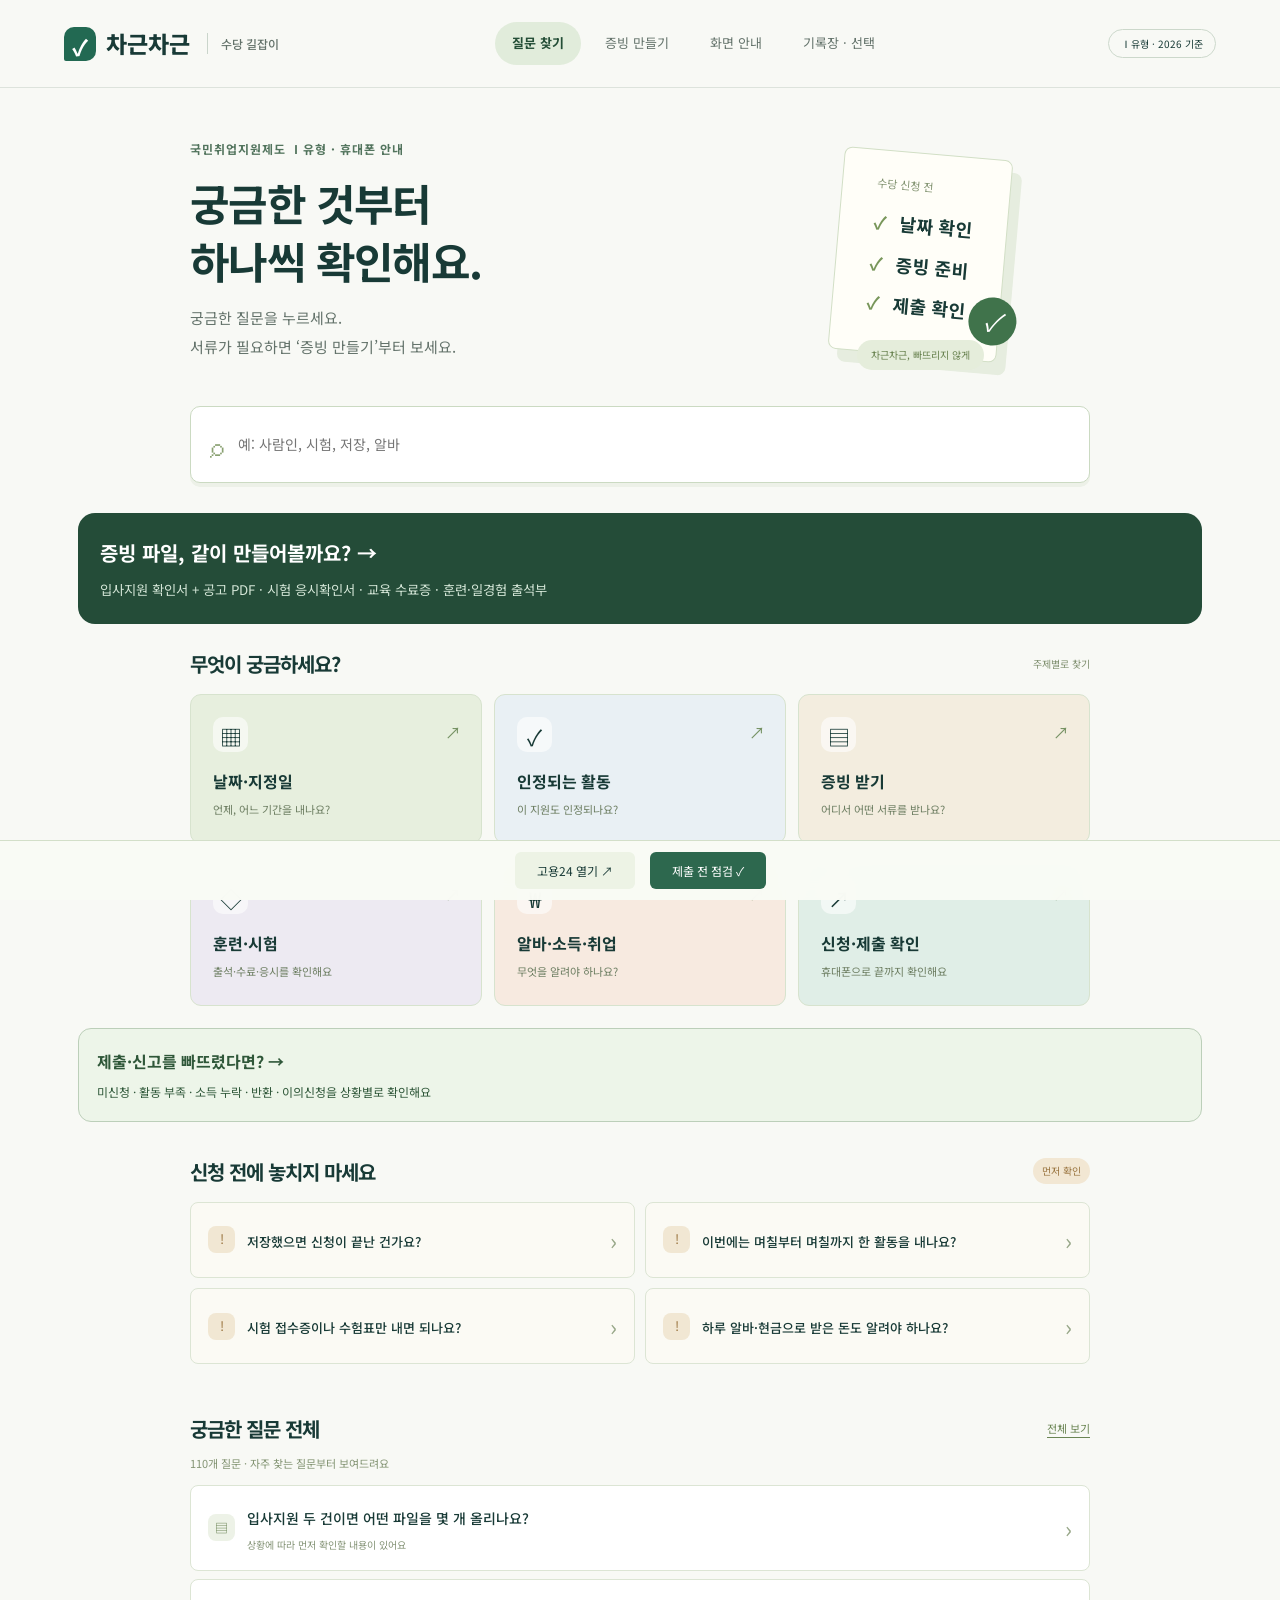
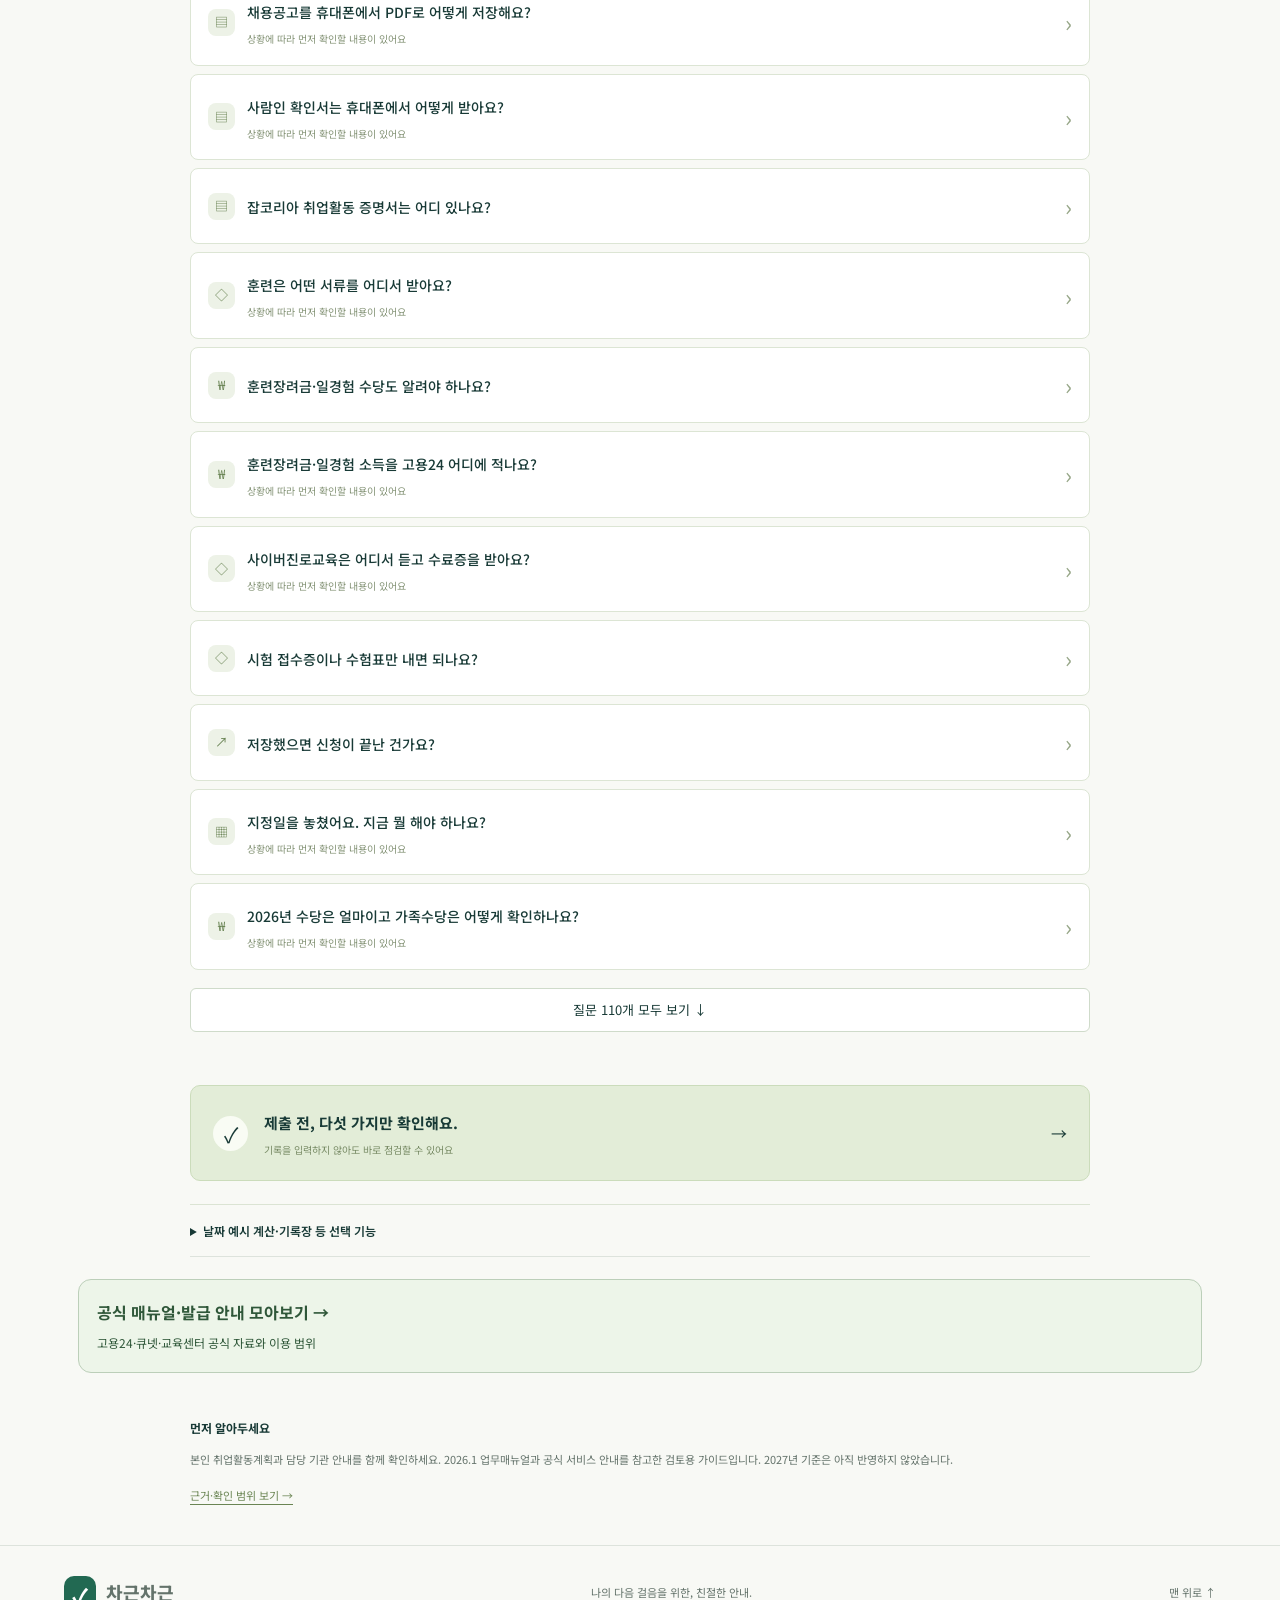
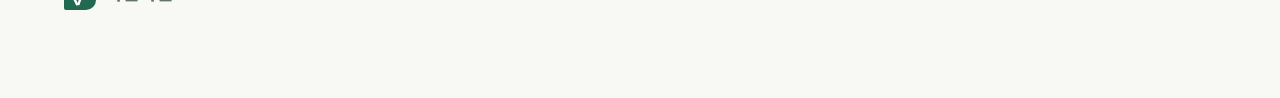
<file: index.html>
<!doctype html>
<html lang="ko"><head><meta charset="UTF-8"><meta name="viewport" content="width=device-width,initial-scale=1"><meta name="description" content="국민취업지원제도 Ⅰ유형 참여자를 위한 일정, 구직활동, 증빙과 수당 제출 안내"><title>차근차근 — 수당 신청 안내</title><link rel="stylesheet" href="style.css"><link rel="stylesheet" href="visual-guide.css"><link rel="stylesheet" href="tracker.css?v=20261112c"><link rel="stylesheet" href="faq.css?v=20261113"><link rel="stylesheet" href="evidence.css?v=20261121a"><link rel="stylesheet" href="mobile.css?v=20261121a"><link rel="stylesheet" href="legal-review.css?v=20261121b"></head>
<body><a class="skip" href="#main">본문으로</a><header><a class="brand" href="#home"><span class="logo">✓</span> 차근차근<span class="brand-sub">수당 신청 안내</span></a><nav><a href="#guide">신청 따라 하기</a><a href="#activities">활동·증빙 찾기</a><a href="#help">도움말</a></nav><span class="edition">2026 기준 · 검토용</span></header>
<main id="main"><section class="hero" id="home"><div><span class="eyebrow">국민취업지원제도 Ⅰ유형 참여자 가이드</span><h1>수당 신청,<br>하나씩 같이 해봐요.</h1><p>내 일정 확인부터 구직활동, 증빙 준비, 최종 제출까지.<br class="desktop"> 지금 필요한 단계에서 시작해도 괜찮아요.</p><a class="primary" href="#guide" id="start">처음부터 따라 하기 <span>↗</span></a><a class="text-link" href="#activities">활동·증빙부터 찾아볼게요 →</a><div class="hero-note">Ⅰ유형 참여 및 취업활동계획 수립을 마친 분의 2회차 신청부터 안내합니다.</div></div><div class="journey"><div class="journey-top"><span>이번 회차, 이렇게 준비해요</span><span class="pill">STEP BY STEP</span></div><div class="journey-item"><b>01</b><div>내 일정과 계획 확인<small>언제까지, 무엇을 해야 하는지</small></div><span>✓</span></div><div class="journey-item"><b>02</b><div>활동하고 증빙 준비<small>지원내역부터 확인서까지</small></div><span>↗</span></div><div class="journey-item"><b>03</b><div>신청하고 완료 확인<small>저장 후 제출까지 확인하기</small></div><span>→</span></div><div class="journey-bottom"><span class="dot"></span> 천천히 따라가면, 빠뜨리지 않을 수 있어요.</div></div></section>
<div class="scope"><strong>먼저 확인해 주세요</strong><span>이곳은 신청을 돕는 안내 페이지입니다. 실제 신청은 고용24에서 진행하며, 본인 취업활동계획과 담당 상담사의 안내를 함께 확인하세요. 공식 PC 안내와 일부 실제 발급 화면을 참고했습니다. 개인별 인정·지급은 담당기관이 확인합니다.</span></div>
<section id="guide" class="guide-section"><div class="section-title"><div><span class="eyebrow">01 / 신청 따라 하기</span><h2>지금 어느 단계에 계세요?</h2></div><span id="stepCount">1 / 6 단계</span></div><div class="guide-layout"><aside><div id="stepNav"></div><div class="aside-note">체크는 이 기기에만 저장됩니다.<br>고용24 신청 상태와 연결되지 않아요.<button id="reset" class="plain">체크 기록 초기화</button></div></aside><article id="stepContent" tabindex="-1"></article></div></section>
<section id="activities"><div class="section-title"><div><span class="eyebrow">02 / 활동과 증빙</span><h2>어떤 활동을 할 예정인가요?</h2><p>활동 방법과 챙길 자료를 함께 확인하세요.</p></div></div><div class="notice">먼저 내 취업활동계획을 확인하세요. 아래 활동이 모든 참여자에게 자동으로 인정되는 것은 아닙니다.</div><label class="search-label"><span>⌕</span><input id="activitySearch" type="search" placeholder="활동이나 사이트 검색 · 예: 사람인, 면접, 훈련" aria-label="활동 검색"></label><div class="filters" id="filters"><button class="active" data-filter="all" aria-pressed="true">전체</button><button data-filter="지원" aria-pressed="false">입사지원</button><button data-filter="면접" aria-pressed="false">면접</button><button data-filter="교육" aria-pressed="false">교육·프로그램</button></div><div class="activity-grid" id="activityGrid"></div></section>
<section id="help"><div class="section-title"><div><span class="eyebrow">03 / 막히는 부분 해결하기</span><h2>이런 경우에는 어떻게 하나요?</h2></div></div><div id="faq"></div></section>
<section class="finish-banner"><div><span class="eyebrow">제출 전, 마지막 확인</span><h2>저장했나요? 제출도 확인했나요?</h2><p>체크리스트를 마쳐도 실제 수당 신청은 완료되지 않습니다.<br>고용24에서 신청 내역과 제출 결과를 꼭 확인하세요.</p></div><a class="primary" href="https://www.work24.go.kr/" target="_blank" rel="noopener noreferrer">고용24 열기 ↗</a></section>
<section id="sources" class="sources"><h2>안내의 근거와 확인 범위</h2><a href="#safety">제출·신고 누락의 영향과 대처 방법 →</a><a href="#safety/sources">법령·매뉴얼 원본과 점검 범위 →</a><p>2026.11.21 보강 · 2026.1 업무매뉴얼과 법령의 관련 조문·부칙을 대조했습니다. 실제 확인한 발급 단계와 미확인 단계, 자료 버전은 실수 예방 안내의 확인 범위에 구분했습니다. 2027년 기준은 반영하지 않았습니다.</p><div><a href="https://www.work24.go.kr/cm/c/d/0180/retrieveSiteEasyDetailHpcm.do?tycd=E6T00&utzeGuidId=GUID000110" target="_blank" rel="noopener noreferrer">고용24 PC 신청 화면 가이드 ↗</a><a href="https://m.work24.go.kr/ua/z/z/1300/selectEmssRqutIntro.do?intro=1" target="_blank" rel="noopener noreferrer">고용24 제도 안내 ↗</a><a href="https://www.law.go.kr/행정규칙/국민취업지원제도운영규정" target="_blank" rel="noopener noreferrer">국민취업지원제도 운영규정 ↗</a></div><p>화면처럼 보이는 설명도는 입력 위치를 이해하기 위한 예시이며 실제 고용24 화면이 아닙니다. 실제 화면 이미지는 공식 가이드에서 확인할 수 있습니다.</p></section></main><footer><a class="brand" href="#home"><span class="logo">✓</span> 차근차근</a><span>나의 다음 걸음을 위한, 친절한 안내.</span><a href="#home">맨 위로 ↑</a></footer><dialog id="activityDialog"><button id="closeDialog" class="close" aria-label="닫기">×</button><div id="dialogBody"></div></dialog><script src="app.js?v=20261113b"></script><script src="visual-guide.js?v=20261121a"></script><script src="tracker-core.js?v=20261112c"></script><script src="tracker.js?v=20261121a"></script><script src="faq-data.js?v=20261121a"></script><script src="evidence.js?v=20261121b"></script><script src="evidence-extra.js?v=20261121a"></script><script src="legal-review.js?v=20261121c"></script><script src="faq.js?v=20261121b"></script></body></html>
</file>
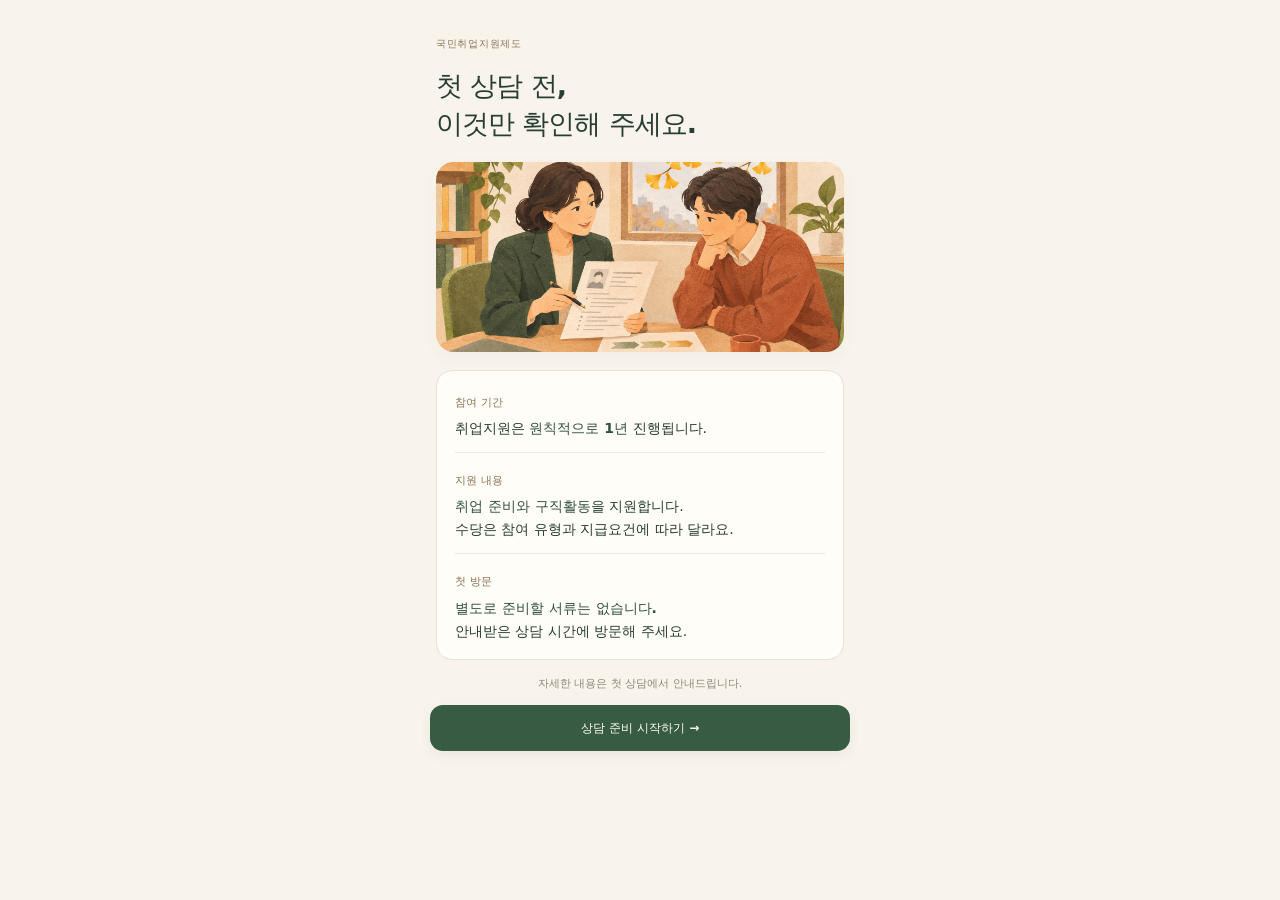
<file: first-counseling/index.html>
<!doctype html>
<html lang="ko"><head><meta charset="utf-8"><meta name="viewport" content="width=device-width,initial-scale=1"><meta name="referrer" content="no-referrer"><meta name="theme-color" content="#245d50"><title>초기상담 전 꼭 확인해 주세요</title><link rel="stylesheet" href="style.css?v=10"></head><body>
<header class="brand"><img src="assets/counseling-autumn.png" width="44" height="44" alt=""><div><span>국민취업지원제도</span><strong>첫 상담 준비</strong></div><span class="brand-leaf" aria-hidden="true">✦</span></header>
<main><section id="welcome" class="welcome" aria-labelledby="welcome-title"><span class="step">국민취업지원제도</span><h2 id="welcome-title" tabindex="-1">첫 상담 전,<br>이것만 확인해 주세요.</h2><div id="appointment-card" class="appointment-card" hidden><span>예약된 초기상담</span><strong id="appointment-datetime"></strong><p id="appointment-counselor"></p><small>일정 변경 시 담당 상담사의 새 안내를 확인해 주세요.</small></div><img class="counseling-hero" src="assets/counseling-autumn.png" width="1536" height="1024" alt="가을빛 상담실에서 이력서와 취업활동계획을 함께 살펴보는 상담사와 참여자" fetchpriority="high"><div class="basics"><div><span>참여 기간</span><p>취업지원은 <strong>원칙적으로 1년</strong> 진행됩니다.</p></div><div><span>지원 내용</span><p><strong>취업 준비와 구직활동</strong>을 지원합니다.<br>수당은 참여 유형과 지급요건에 따라 달라요.</p></div><div><span>첫 방문</span><p><strong>별도로 준비할 서류는 없습니다.</strong><br>안내받은 상담 시간에 방문해 주세요.</p></div></div><p class="welcome-end">자세한 내용은 첫 상담에서 안내드립니다.</p></section><div class="progress"><div class="progress-top"><span>상담 준비 체크</span><span id="count" aria-live="polite">1 / 4 단계</span></div><div class="track"><div class="bar" id="bar"></div></div></div>
<article class="process-page"><span class="step">STEP 01 · 상담 과정</span><h2>상담은 총 3회 진행해요</h2><p class="muted">약 3~5일 간격 · 일정은 상담사와 조율</p><ol class="compact-process"><li><span>1차</span><div><strong>초기상담</strong><p>현재 상황·희망 직무 확인</p></div></li><li><span>2차</span><div><strong>해석상담</strong><p>검사 결과·취업 방향 확인</p></div></li><li><span>3차</span><div><strong>IAP 상담</strong><p>취업활동계획 수립</p></div></li></ol><div class="visit-prep"><h3>방문 전 확인</h3><p class="no-documents">별도로 준비할 서류는 없습니다.</p><div id="preparation-list"></div><div class="contact-actions"></div></div></article><article class="rules-page"><span class="step">STEP 02 · 필수 확인</span><h2>꼭 지켜 주세요</h2><p class="rules-intro">원활한 참여를 위한 필수 사항입니다.</p><ul class="essential-rules"><li><span aria-hidden="true">01</span><div><strong>상담 약속 지키기</strong><p>예약된 날짜와 시간에 방문해 주세요.</p></div></li><li><span aria-hidden="true">02</span><div><strong>담당 상담사에게 직접 연락하기</strong><p>일정 변경·지각·위치 문의는 <b>담당 상담사에게</b> 해 주세요.</p></div></li><li><span aria-hidden="true">03</span><div><strong>현재 상황 정확히 알리기</strong><p>희망 직무와 취업 준비 상황을 알려 주세요.</p></div></li><li><span aria-hidden="true">04</span><div><strong>정한 활동 계획에 참여하기</strong><p>실천이 어려우면 <b>담당자와 상의</b>해 주세요.</p></div></li><li><span aria-hidden="true">05</span><div><strong>안내 확인·변경사항 알리기</strong><p>연락처나 취업 상황이 바뀌면 알려 주세요.</p></div></li></ul><label class="check essential-confirm"><input type="checkbox" id="guide"><span>필수 사항을 읽고 확인했습니다.</span></label></article>
<article><span class="step">STEP 03 · 카카오톡 채널</span><h2>중요한 안내를 받아 주세요</h2><p class="muted">상담 일정과 참여 관련 안내를 받으실 수 있도록 카카오톡 채널을 추가해 주세요.</p><div class="channel-card"><span class="channel-bubble" aria-hidden="true">톡</span><strong>센터 카카오톡 채널</strong><p>상담 일정 · 참여 안내</p><div id="channel-link"></div></div><label class="check"><input type="checkbox" id="channel"><span>카카오톡 채널 추가를 완료했습니다.</span></label><p><small>채널 추가가 어려우시면 담당자에게 말씀해 주세요.</small></p></article>
<article><span class="step">STEP 04 · 센터 오시는 길</span><h2>오시는 길을 확인해 주세요</h2><p>방문 전 위치와 이동 경로를 확인해 주세요.</p><div id="map" class="center-map">센터 위치 연결 준비 중입니다.</div><div class="address-card"><span class="address-label">방문 장소</span><h3 id="center-name">센터 정보 준비 중</h3><p id="address">센터 주소가 등록되면 표시됩니다.</p></div><div class="entrance-card"><span class="floor-badge" aria-hidden="true">2F</span><div><strong>건물 2층으로 올라와 주세요</strong><p>울산광역시 북구 송내4길 14</p></div></div><figure id="entrance-photo" hidden><img id="entrance-image" alt="센터 건물 입구" loading="lazy"><figcaption>건물 입구를 확인한 뒤 2층으로 올라와 주세요.</figcaption></figure><div id="map-links"></div><h3 class="bus-title">버스로 오시나요?</h3><p id="bus-info">아래 길찾기에서 출발지를 입력하고 ‘대중교통’을 선택하면 버스·환승 경로를 확인할 수 있습니다.</p><div class="contact-card"><strong>일정 변경·지각·위치 문의</strong><p>방문이 어렵거나 길을 찾기 어려우시면 <strong>담당 상담사에게 직접 연락</strong>해 주세요.</p><div class="contact-actions"></div></div></article><section id="completion" class="completion" aria-labelledby="completion-title" hidden><div class="completion-mark" aria-hidden="true">✓</div><span class="step">안내 확인 완료</span><h2 id="completion-title" tabindex="-1">상담 준비를 마쳤어요.</h2><p>예약한 시간에 센터에서 뵙겠습니다.</p><div class="completion-details"><div><span>상담 일정</span><strong id="completion-datetime">담당 상담사에게 받은 예약 안내 확인</strong></div><div id="completion-counselor-row" hidden><span>담당 상담사</span><strong id="completion-counselor"></strong></div><div><span>준비 서류</span><strong>별도 준비 서류 없음</strong></div><div><span>방문 장소</span><strong id="completion-address"></strong></div></div><p class="completion-contact">일정 변경·지각·위치 문의는<br><strong>담당 상담사에게 직접 연락</strong>해 주세요.</p><div class="contact-actions"></div><button id="review-location" type="button">오시는 길 다시 보기</button></section><div class="navigation"><button id="prev" type="button" hidden>이전</button><button class="finish" id="next" type="button">상담 준비 시작하기 →</button></div><p class="status" id="status" role="status"></p><p class="draft">확인 내용은 담당자에게 전송되지 않습니다.</p></main><footer>첫 상담에서 만나 뵙겠습니다.</footer>
<script src="config.js?v=9"></script><script src="initial-guide-link.js?v=1"></script><script src="reservation.js?v=1"></script><script src="app.js?v=9"></script></body></html>
</file>
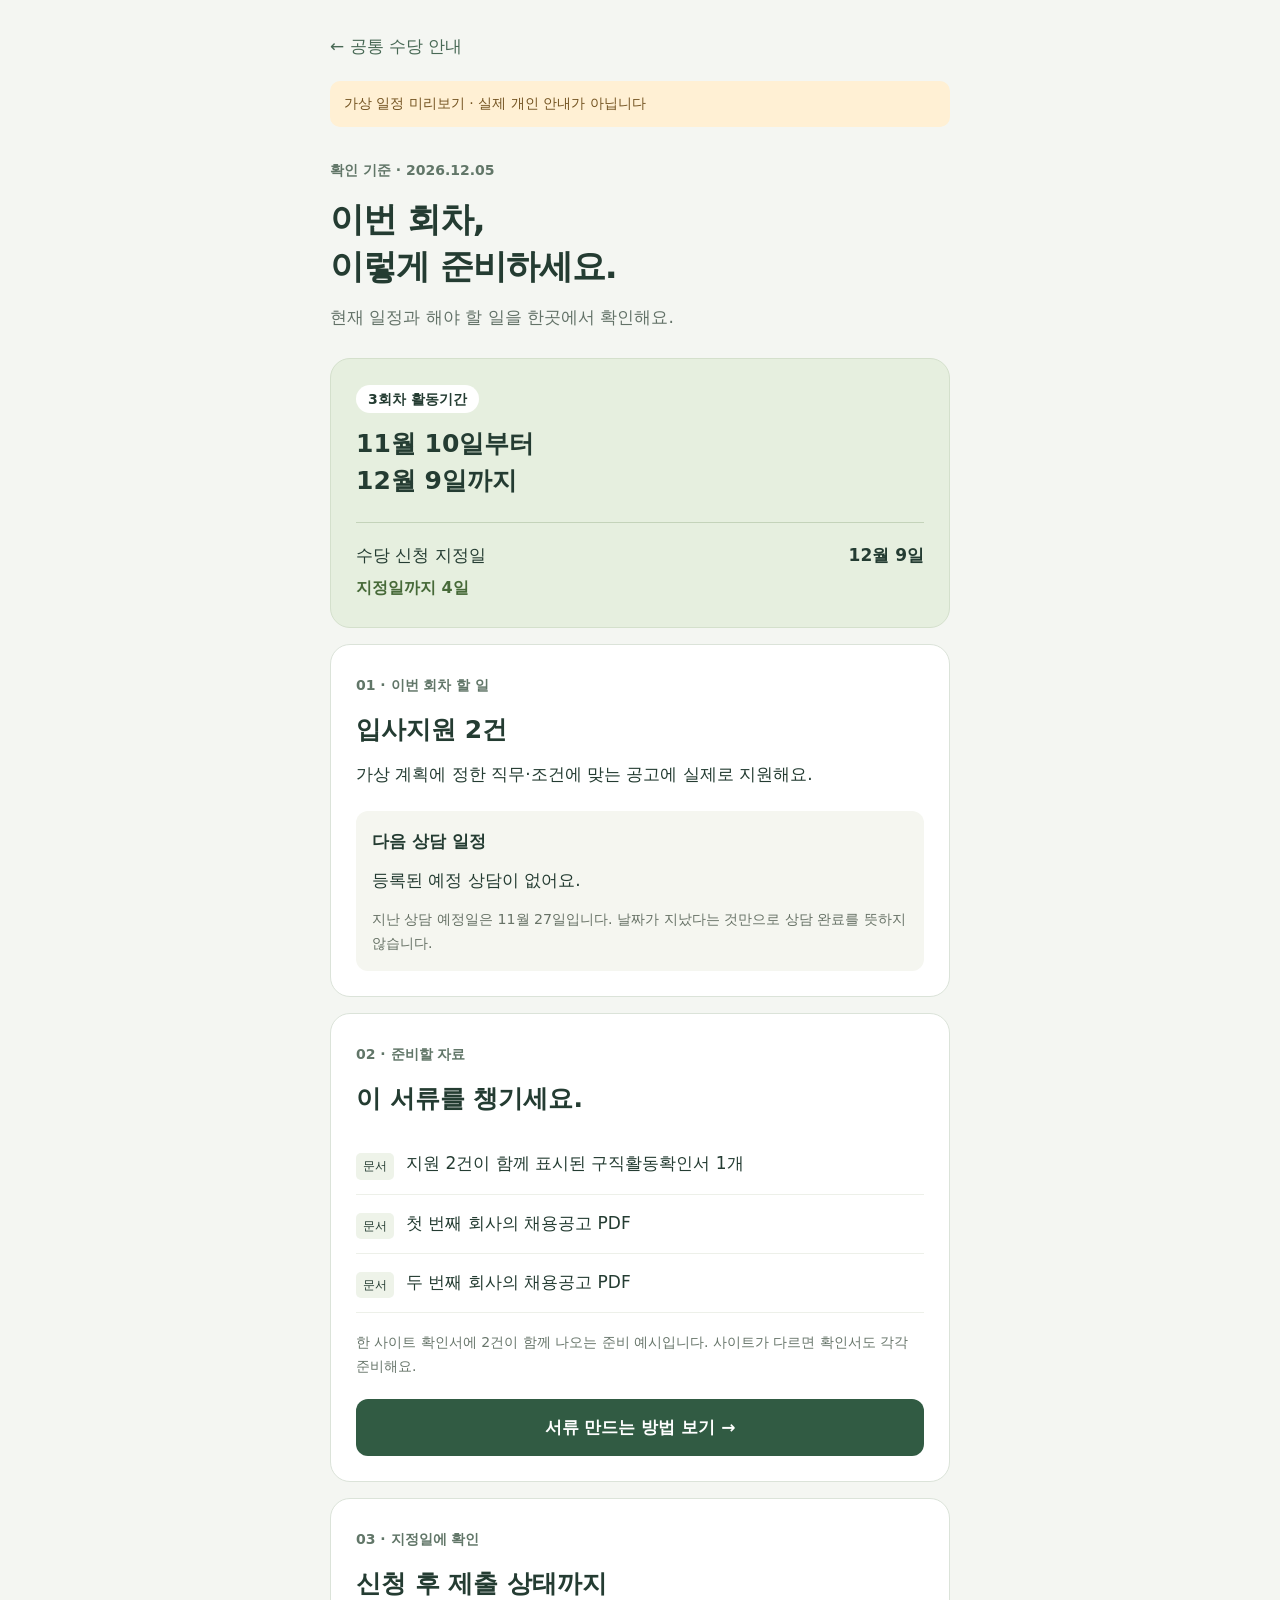
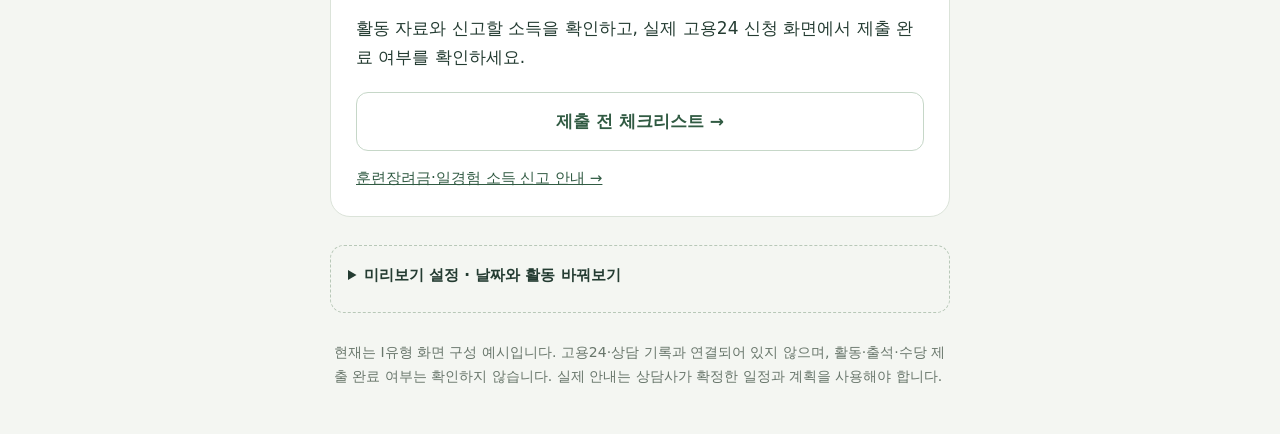
<file: today-demo/index.html>
<!doctype html><html lang="ko"><head><meta charset="utf-8"><meta name="viewport" content="width=device-width,initial-scale=1"><meta name="robots" content="noindex"><title>이번 회차 할 일 — 미리보기</title><link rel="stylesheet" href="style.css"></head><body><main><a class="back" href="../">← 공통 수당 안내</a><div class="sample">가상 일정 미리보기 · 실제 개인 안내가 아닙니다</div><header><span id="today"></span><h1>이번 회차,<br>이렇게 준비하세요.</h1><p>현재 일정과 해야 할 일을 한곳에서 확인해요.</p></header><div id="view" aria-live="polite"></div><details class="settings"><summary>미리보기 설정 · 날짜와 활동 바꿔보기</summary><label>확인할 날짜<input type="date" id="date"></label><button id="reset" type="button">오늘 날짜로 보기</button><label>가상 활동계획<select id="plan"><option value="apply">입사지원 2건</option><option value="training">직업훈련 참여</option></select></label><p>회차와 상담일은 미리 정한 가상 일정입니다. 설정은 저장·전송되지 않습니다.</p></details><footer>현재는 Ⅰ유형 화면 구성 예시입니다. 고용24·상담 기록과 연결되어 있지 않으며, 활동·출석·수당 제출 완료 여부는 확인하지 않습니다. 실제 안내는 상담사가 확정한 일정과 계획을 사용해야 합니다.</footer></main><script src="schedule.js"></script><script src="app.js"></script></body></html>
</file>
<file: style.css>
@import url('https://fonts.googleapis.com/css2?family=Noto+Sans+KR:wght@400;500;600;700;800&display=swap');
:root{--ink:#183a36;--green:#226952;--mint:#d9ebdf;--paper:#f8f9f5;--line:#dde3dc;--muted:#64736b}*{box-sizing:border-box}html{scroll-behavior:smooth;scroll-padding-top:95px}body{margin:0;background:var(--paper);color:var(--ink);font-family:'Noto Sans KR',sans-serif;line-height:1.75;word-break:keep-all}a{color:inherit;text-decoration:none}button,input{font:inherit}button,a,input,summary{touch-action:manipulation}button{cursor:pointer}button:focus-visible,a:focus-visible,input:focus-visible,summary:focus-visible{outline:3px solid #b57635;outline-offset:4px}.skip{position:absolute;top:-100px}.skip:focus{top:0;background:white;z-index:10}header{height:88px;display:flex;align-items:center;justify-content:space-between;gap:24px;padding:0 max(5vw,24px);border-bottom:1px solid var(--line);background:#f8f9f5f5;position:sticky;top:0;z-index:3}.brand{display:flex;align-items:center;gap:10px;font-weight:800;font-size:23px;white-space:nowrap}.logo{background:var(--green);color:white;border-radius:10px 10px 10px 2px;display:inline-grid;place-items:center;width:32px;height:34px;font-size:22px}.brand-sub{font-size:12px;font-weight:500;border-left:1px solid #cad5cb;padding-left:13px;margin-left:7px;color:var(--muted)}nav{display:flex;gap:32px;font-size:14px}.edition,.pill{font-size:11px;border:1px solid #ccd8cb;border-radius:20px;padding:5px 12px;white-space:nowrap}main{max-width:1180px;margin:auto;padding:0 28px}section{padding:62px 0;scroll-margin-top:10px}.hero{display:grid;grid-template-columns:1.15fr 1fr;gap:75px;align-items:center;padding:78px 0 53px}.eyebrow{font-size:12px;font-weight:700;letter-spacing:1px;color:#52745d}h1{font-size:clamp(36px,4.4vw,57px);line-height:1.3;letter-spacing:-2px;margin:20px 0}p{color:var(--muted)}.hero p{font-size:16px;line-height:1.95;margin-bottom:28px}.primary{display:inline-flex;align-items:center;justify-content:space-between;gap:32px;border:0;background:var(--green);color:white;padding:14px 23px;border-radius:7px;font-size:14px;font-weight:600;min-height:48px}.primary:hover{background:#174e3c}.text-link{display:block;font-size:13px;margin-top:18px;text-decoration:underline;text-underline-offset:5px}.hero-note{font-size:11px;color:var(--muted);margin-top:25px}.journey{background:#e8efe4;border:1px solid #d9e3d3;border-radius:18px;padding:28px;transform:rotate(-1deg);position:relative;box-shadow:12px 13px 0 #eef0e9}.journey-top{display:flex;justify-content:space-between;gap:10px;align-items:center;font-size:14px;margin-bottom:22px}.pill{font-size:9px;background:#f6f8ef}.journey-item{display:flex;align-items:center;gap:17px;background:#fbfcf8;border:1px solid #d9e1d3;padding:18px 15px;border-radius:9px;margin:11px 0;font-size:15px;font-weight:600}.journey-item b{display:grid;place-items:center;width:36px;height:36px;border-radius:50%;background:#e3ebdd;font-size:12px}.journey-item small{display:block;font-size:11px;font-weight:400;color:var(--muted);margin-top:3px}.journey-item>span{margin-left:auto}.journey-bottom{font-size:10px;margin-top:20px}.dot{display:inline-block;width:6px;height:6px;background:#458467;border-radius:50%;margin-right:8px}.scope{display:flex;gap:22px;padding:19px 23px;background:#eeefe7;border-radius:7px;font-size:12px;color:#61715e}.scope strong{white-space:nowrap;color:#364f38}.section-title{display:flex;align-items:end;justify-content:space-between;margin-bottom:27px;gap:20px}h2{font-size:29px;letter-spacing:-1px;line-height:1.45;margin:8px 0}h3{font-size:23px;line-height:1.5;margin:12px 0}.section-title p{font-size:14px;margin:6px 0}.section-title>span{font-size:12px;color:var(--muted)}.guide-layout{display:grid;grid-template-columns:240px 1fr;gap:25px}#stepNav{display:grid;gap:7px}.step-tab{border:1px solid transparent;display:flex;gap:12px;align-items:center;width:100%;text-align:left;padding:12px 15px;background:transparent;color:#64736b;border-radius:7px;font-size:14px}.step-tab b{font-size:11px;border:1px solid #cbd6ca;border-radius:50%;width:25px;height:25px;display:grid;place-items:center;flex-shrink:0}.step-tab.active{background:#e2eddf;color:#244c35;border-color:#cbddc7;font-weight:700}.step-tab.done b{background:var(--green);color:white}.aside-note{font-size:11px;color:var(--muted);padding:20px 16px}.plain{display:block;background:none;border:0;padding:9px 0;color:inherit;text-decoration:underline;font-size:11px}article{border:1px solid var(--line);background:white;border-radius:12px;padding:30px;min-height:420px}article .tag,.tag{font-size:10px;color:#567758;background:#eef3e8;display:inline-block;border-radius:4px;padding:3px 8px}article p,article li{font-size:14px}.route{background:#f3f5f0;padding:16px;border-radius:7px;font-size:13px;line-height:2}.route span{color:#97a38e;margin:0 7px}.tip{border-left:3px solid #b5cba5;background:#f5f7f0;padding:12px 16px;font-size:12px;margin:18px 0}.diagram{background:#f6f8f5;border:1px solid var(--line);border-radius:8px;margin:20px 0;padding:18px}.diagram>small{display:block;color:#7d897d;font-size:10px;margin-bottom:12px}.diagram-grid{display:grid;grid-template-columns:repeat(3,1fr);gap:8px}.diagram-grid div{background:white;border:1px solid #d9e2d4;padding:12px;border-radius:5px;font-size:12px}.diagram-grid b{display:block;margin-top:4px;font-size:14px}.check{display:flex;gap:10px;align-items:start;font-size:13px;margin:12px 0;padding:12px;border:1px solid #e2e7de;border-radius:6px}.check input{width:18px;height:18px;accent-color:var(--green);margin-top:3px;flex-shrink:0}.step-footer{display:flex;justify-content:space-between;gap:12px;margin-top:24px;border-top:1px solid var(--line);padding-top:20px}.secondary{background:white;border:1px solid #cfdbca;color:var(--ink);border-radius:6px;padding:10px 17px;font-size:13px;min-height:44px}.step-footer button:disabled{opacity:.4;cursor:default}.source-note{font-size:10px!important;color:#7b887e;margin:17px 0 0}.source-link{font-size:12px;text-decoration:underline;text-underline-offset:4px}details{border-bottom:1px solid var(--line);padding:15px 0}summary{cursor:pointer;font-size:14px;font-weight:600}details p,details li{font-size:13px}details small{font-size:11px;color:var(--muted)}.schedule-section{border-top:1px solid var(--line)}.schedule-grid{display:grid;grid-template-columns:1fr 1fr;gap:28px}form{background:#eef2e9;padding:25px;border-radius:10px}form label{display:block;margin:0 0 15px;font-size:12px;font-weight:600}input[type=date]{display:block;width:100%;margin-top:7px;padding:10px 12px;border:1px solid #cdd8c8;border-radius:5px;background:white;color:var(--ink);min-width:0}.caption{font-size:10px;margin:12px 0 0}.calendar-panel{background:white;border:1px solid var(--line);border-radius:10px;padding:24px}#calendarTitle{font-weight:700;font-size:14px}#calendar{margin-top:14px}.empty-calendar{text-align:center;padding:30px 0}.empty-calendar>span{font-size:45px;color:#8baf88}.empty-calendar p{font-size:13px}#scheduleResult{font-size:12px}.week,.days{display:grid;grid-template-columns:repeat(7,1fr);text-align:center;font-size:11px}.week{color:var(--muted);margin-bottom:8px}.day{padding:6px 2px;min-height:31px}.day.in-range{background:#e5efdf}.day.is-due{background:var(--green);color:white;border-radius:5px;font-weight:700}.legend{display:flex;gap:18px;font-size:10px}.legend i{display:inline-block;width:9px;height:9px;border-radius:2px;margin-right:5px}.range-dot{background:#dcead5}.due-dot{background:var(--green)}.notice{font-size:12px;padding:14px 18px;background:#eef2e8;border-radius:6px;margin-bottom:22px}.search-label{display:flex;align-items:center;gap:10px;border:1px solid #d4ded0;background:white;padding:10px 17px;border-radius:7px;max-width:520px}.search-label span{font-size:24px}.search-label input{width:100%;border:0;outline:none;font-size:13px;background:transparent;min-width:0}.filters{display:flex;gap:8px;margin:18px 0}.filters button{border:1px solid #d7dfd1;background:transparent;border-radius:30px;padding:7px 17px;font-size:12px;color:var(--muted)}.filters button.active{background:var(--green);color:white;border-color:var(--green)}.activity-grid{display:grid;grid-template-columns:repeat(3,1fr);gap:15px}.activity-card{border:1px solid #dbe3d7;background:white;border-radius:10px;padding:23px;text-align:left;color:var(--ink);transition:transform .15s}.activity-card:hover{transform:translateY(-3px);border-color:#8fab85}.activity-icon{display:grid;place-items:center;background:#eff3e8;width:39px;height:39px;border-radius:10px;font-size:19px;margin-bottom:17px}.activity-card h3{font-size:17px;margin:10px 0 7px}.activity-card p{font-size:12px;min-height:44px;margin:0}.card-bottom{margin-top:18px;display:flex;justify-content:space-between;font-size:11px;color:var(--green)}.finish-banner{background:#e3ecdc;border-radius:14px;display:flex;justify-content:space-between;align-items:center;gap:30px;padding:35px;margin:25px 0 50px}.finish-banner h2{font-size:25px}.finish-banner p{font-size:12px}.finish-banner .primary{white-space:nowrap}.sources{padding:0 0 35px}.sources h2{font-size:15px}.sources p{font-size:11px}.sources>div{display:flex;flex-wrap:wrap;gap:15px;font-size:11px;text-decoration:underline}footer{display:flex;align-items:center;justify-content:space-between;gap:20px;border-top:1px solid var(--line);padding:30px max(5vw,24px);font-size:11px;color:var(--muted)}footer .brand{font-size:18px}dialog{border:1px solid #d0dbcb;border-radius:14px;padding:32px;max-width:650px;width:calc(100% - 32px);max-height:85vh;color:var(--ink);background:var(--paper)}dialog::backdrop{background:#173a3670;backdrop-filter:blur(3px)}.close{position:absolute;right:15px;top:8px;background:none;border:0;font-size:29px;color:var(--ink);width:40px;height:40px}dialog h2{font-size:25px;padding-right:25px}dialog h3{font-size:16px;margin-top:24px}dialog p,dialog li{font-size:13px}dialog ol{padding-left:22px}dialog li{margin:9px 0}@media(max-width:850px){nav{gap:15px}.brand-sub{display:none}.hero{gap:30px}.journey{padding:20px}.journey-top{flex-wrap:wrap}.guide-layout{grid-template-columns:190px 1fr}.activity-grid{grid-template-columns:repeat(2,1fr)}}@media(max-width:600px){header{height:69px;padding:0 18px}.brand{font-size:19px}.logo{width:28px;height:29px;font-size:19px}nav{display:none}.edition{font-size:9px}main{padding:0 19px}section{padding:42px 0}.hero{grid-template-columns:1fr;padding:40px 0;gap:34px}.hero h1{font-size:39px}.hero p{font-size:14px}.hero-note{font-size:10px}.journey{transform:none;box-shadow:6px 6px 0 #eef0e9}.scope{display:block;padding:17px}.scope strong{display:block;margin-bottom:5px}.scope span{font-size:11px}h2{font-size:24px}.section-title{align-items:start}.section-title>span{white-space:nowrap;padding-top:28px}.guide-layout{grid-template-columns:1fr;gap:12px}#stepNav{display:flex;overflow-x:auto;gap:5px;padding-bottom:5px}.step-tab{width:auto;white-space:nowrap;padding:9px 10px;font-size:11px;gap:7px}.step-tab b{width:22px;height:22px}.aside-note{display:none}article{padding:21px}article h3{font-size:21px}.diagram{padding:12px}.diagram-grid{gap:4px}.diagram-grid div{padding:8px;font-size:10px}.diagram-grid b{font-size:11px}.schedule-grid{grid-template-columns:1fr}.activity-grid{grid-template-columns:1fr 1fr;gap:10px}.activity-card{padding:17px}.activity-card h3{font-size:15px}.activity-card p{font-size:11px;min-height:58px}.filters{gap:5px;flex-wrap:wrap}.filters button{padding:7px 13px}.finish-banner{display:block;padding:25px}.finish-banner .primary{margin-top:12px}.finish-banner h2{font-size:23px}footer{padding:25px 19px;flex-wrap:wrap}footer>span{display:none}.desktop{display:none}dialog{padding:24px}.route{font-size:12px}}@media(prefers-reduced-motion:reduce){html{scroll-behavior:auto}*{transition:none!important}}@media print{header,nav,.filters,footer,.step-footer{display:none}body{background:white}article{border:0}.guide-layout{display:block}aside{display:none}section{break-inside:avoid}dialog{display:none}}
</file>
<file: visual-guide.css>
.guide-section[hidden]{display:none}.hero-screen{width:100%;border-radius:10px;display:block}.visual-route-list{display:grid;grid-template-columns:repeat(4,1fr);gap:12px;margin-bottom:30px}.route-choice{position:relative;background:white;border:1px solid #d8e2d2;padding:19px 17px;border-radius:10px;color:var(--ink);text-align:left;min-height:155px}.route-choice.selected{background:#e3eedc;border:2px solid #67905b;padding:18px 16px}.choice-icon{display:grid;place-items:center;font-size:22px;border-radius:9px;background:#eff3e8;width:39px;height:39px;margin-bottom:12px}.route-choice b{display:block;font-size:15px}.route-choice small{display:block;color:var(--muted);font-size:10px;margin-top:5px}.choice-arrow{position:absolute;right:17px;top:25px}.visual-player{background:white;border:1px solid #cfddc8;border-radius:14px;overflow:hidden;scroll-margin-top:100px}.player-top{padding:17px 27px;display:flex;justify-content:space-between;background:#edf3e7;font-size:13px;font-weight:600}.visual-progress{height:4px;background:#e5eadf}.visual-progress span{display:block;height:100%;background:#4e8453;transition:width .2s}.player-body{padding:30px 35px}.player-body h3{font-size:28px;margin:12px 0}.action-caption{font-size:16px;margin:0 0 23px}.official-figure{margin:0;border:1px solid #dce3d8;border-radius:10px;overflow:hidden;background:#f6f7fa}.image-zoom{padding:0;border:0;background:transparent;display:block;width:100%;cursor:zoom-in}.image-zoom img{width:100%;display:block}.official-figure figcaption{font-size:11px;color:var(--muted);background:#f8faf5;padding:10px 16px}.player-controls{display:flex;justify-content:space-between;align-items:center;gap:12px;padding:19px 35px;border-top:1px solid #e0e7da;background:#fbfcf8}.player-controls button:disabled{opacity:.35;cursor:default}.player-bottom{font-size:10px;text-align:center;padding:0 20px;margin:8px 0 12px}.visual-success{display:flex;align-items:start;gap:10px;margin:16px 0 5px;padding:13px 17px;background:#ecf5e5;color:#355e2f;font-size:13px;border-radius:7px}.visual-note{margin:12px 0}.visual-note summary{font-size:12px;font-weight:500}.visual-note p{font-size:12px}.menu-figure{padding:22px 25px;background:#f3f6ee;border-radius:10px}.figure-label{display:block;color:#75856c;font-size:10px;margin-bottom:19px}.menu-node{display:flex;align-items:center;gap:14px;background:white;border:1px solid #ccdcc2;padding:14px 17px;border-radius:7px;font-size:16px;font-weight:600}.menu-node b{display:grid;place-items:center;flex-shrink:0;width:26px;height:26px;background:#ddecce;border-radius:50%;font-size:12px}.menu-node:last-child{border:2px solid #6b9357;background:#f9fff3}.menu-down{text-align:center;color:#6d8f5f;font-size:20px;line-height:1.4}.document-figure{background:#ecefe8;padding:20px 28px;border-radius:10px}.sample-sheet{max-width:580px;margin:auto;background:white;border:1px solid #cfd7c8;box-shadow:5px 6px 0 #dfe5d8;padding:25px;position:relative;overflow:hidden}.sample-sheet h4{text-align:center;font-size:21px;margin:0 0 23px}.sample-field{position:relative;display:grid;grid-template-columns:25px 100px 1fr;align-items:center;gap:10px;border-bottom:1px solid #dfe6da;padding:14px 0;font-size:13px}.field-number{display:grid;place-items:center;width:22px;height:22px;border-radius:50%;background:#e5efd9;color:#52743e;font-size:10px}.sample-sheet>p{font-size:10px;text-align:center;margin:20px 0 0}.watermark{position:absolute;top:40%;left:25%;font-size:100px;transform:rotate(-20deg);color:#f0f3eb;pointer-events:none;font-weight:800}.sample-sheet>*:not(.watermark){position:relative}.concept-figure{display:grid;grid-template-columns:repeat(3,1fr);gap:14px;background:#f1f5eb;border-radius:10px;padding:25px}.concept-tile{background:white;border:1px solid #d8e3cf;border-radius:9px;padding:20px 15px}.concept-tile>span{display:block;font-size:12px;color:#90a37e;margin-bottom:25px}.concept-tile b{font-size:18px;display:block}.concept-tile p{font-size:13px}.branch-choices{display:grid;gap:13px}.branch-choices button{position:relative;background:#f0f5e9;border:1px solid #c9dbbe;padding:22px;text-align:left;color:var(--ink);border-radius:9px}.branch-choices span{font-size:17px;font-weight:700;display:block;padding-right:20px}.branch-choices small{display:block;color:var(--muted);font-size:12px;margin-top:5px}.branch-choices b{position:absolute;right:20px;top:30px}.request-box{border:1px solid #d3dfcb;border-radius:8px;padding:20px;margin:20px 0;background:#f8faf4}.request-box>b{font-size:13px}.request-box p{font-size:13px;user-select:text}.request-box button{font-size:12px}.request-box>span{display:block;font-size:11px;margin-top:8px}.external-action{margin:16px 0 0 18px}.visual-checks{display:grid;gap:11px}.visual-checks label{display:flex;gap:12px;align-items:center;padding:17px;background:#f2f6ed;border-radius:7px;font-size:14px}.visual-checks input{accent-color:var(--green);width:20px;height:20px;flex-shrink:0}.recognition-grid{display:grid;grid-template-columns:1fr 1fr;gap:20px}.recognition-box{background:white;border:1px solid #d2dec9;border-radius:10px;padding:25px}.recognition-box h3{font-size:19px;margin:0 0 20px}.recognition-box div{font-size:14px;border-top:1px solid #e2e8dc;padding:13px 0}.recognition-box.yes{background:#eaf3e2}.recognition-box.no{background:#faf1e9;border-color:#ead3c0}.recognition-box.no h3{color:#8b593b}#imageDialog{width:calc(100% - 30px);max-width:1500px;padding:40px 12px 15px;background:#f6f7fa}#imageDialog>p{font-size:12px;margin:0 12px 12px}.zoom-scroll{overflow:auto;max-height:75vh}.zoom-scroll img{display:block;width:1600px;max-width:none}#visual h2{font-size:30px}@media(max-width:850px){.visual-route-list{grid-template-columns:repeat(3,1fr)}.player-body{padding:25px}.player-controls{padding:18px 25px}.sample-field{grid-template-columns:25px 85px 1fr}}@media(max-width:600px){.visual-route-list{grid-template-columns:repeat(2,1fr);gap:9px}.route-choice{padding:16px;min-height:145px}.route-choice.selected{padding:15px}.route-choice b{font-size:14px}.route-choice small{font-size:10px}.choice-arrow{right:15px}.player-body{padding:20px 15px}.player-body h3{font-size:23px;line-height:1.45}.action-caption{font-size:14px}.player-top{padding:14px 17px;font-size:12px}.player-controls{padding:16px}.image-zoom{overflow:hidden}.image-zoom img{width:100%;max-width:100%;margin-left:0}.official-figure figcaption{font-size:10px;padding:10px}.menu-figure{padding:18px 13px}.menu-node{font-size:14px;padding:12px}.concept-figure{padding:14px;gap:7px}.concept-tile{padding:13px 9px}.concept-tile>span{margin-bottom:16px}.concept-tile b{font-size:14px}.concept-tile p{font-size:11px}.document-figure{padding:15px 10px}.sample-sheet{padding:18px 12px}.sample-sheet h4{font-size:17px}.sample-field{font-size:11px;gap:5px;grid-template-columns:22px 65px 1fr}.recognition-grid{grid-template-columns:1fr;gap:12px}.recognition-box{padding:22px}.recognition-box div{font-size:13px}.branch-choices button{padding:18px}.branch-choices span{font-size:15px}.external-action{display:flex;margin:15px 0 0}.hero .journey{padding:15px}#visual h2{font-size:25px}.visual-success{font-size:12px}.visual-checks label{font-size:13px}.visual-player{scroll-margin-top:80px}}
</file>
<file: tracker.css>
body.tracker-mode main>:not(#tracker){display:none!important}body.guide-mode #tracker{display:none}header nav{display:flex!important;gap:7px}.mode-button{border:0;border-radius:24px;background:transparent;font-size:13px;padding:10px 17px;color:var(--muted)}.mode-button.active{background:#e1ecdb;color:#244e37;font-weight:700}#tracker{padding:40px 0 25px}.workspace-heading{display:flex;justify-content:space-between;align-items:center;gap:20px}.workspace-heading h1{font-size:32px;letter-spacing:-1.3px;margin:9px 0 5px}.workspace-heading p{font-size:13px;margin-top:5px}.tracker-storage{background:#eef3e8;border:1px solid #dce6d2;border-radius:7px;padding:12px 17px;display:flex;align-items:center;justify-content:space-between;gap:15px;font-size:11px;margin:20px 0}.tracker-storage .plain{font-size:11px;padding:0;white-space:nowrap}.tracker-storage.failed{background:#fff0df;border-color:#e1b77f;color:#754616}.cycle-bar{display:flex;align-items:center;gap:13px;margin:24px 0 20px}.cycle-bar>label{font-size:12px;font-weight:600}.cycle-bar>select{min-width:170px}.cycle-bar select,.activity-toolbar select,.submission-box select{border:1px solid #cad9c2;background:white;padding:9px 12px;color:var(--ink);border-radius:6px;font-size:13px}.tracker-overview{display:grid;grid-template-columns:1.1fr 1fr;gap:20px;margin-bottom:25px}.date-card,.progress-card{border:1px solid #d4dfcb;border-radius:12px;padding:25px;background:white}.date-card{background:#e5efdc}.date-card-head{display:flex;justify-content:space-between;gap:10px;font-size:12px}.deadline{background:#fffdf4;color:#5b714a;padding:3px 10px;border-radius:20px;font-size:10px}.date-card>strong{font-size:30px;display:block;letter-spacing:-1px;margin:14px 0 7px}.date-card>p{font-size:12px;margin:0 0 7px}.date-confirm{display:block;font-size:10px;color:#5d7650}.date-card>.secondary{margin-top:17px;padding:8px 15px;min-height:39px}.progress-count{display:flex;align-items:baseline;gap:12px;margin:7px 0}.progress-count>strong{font-size:42px;font-weight:700;line-height:1.5}.progress-count>span{font-size:13px;color:var(--muted)}.tracker-progress{height:9px;background:#edf1e6;border-radius:20px;overflow:hidden}.tracker-progress>span{height:100%;display:block;background:#71945e;border-radius:20px}.stat-row{display:flex;gap:25px;font-size:11px;margin:19px 0 12px;color:var(--muted)}.stat-row b{color:var(--ink);margin-left:4px}.progress-card>p{font-size:10px;margin:0}.tracker-columns{display:grid;grid-template-columns:minmax(0,1fr) 320px;gap:22px}.tracker-panel{border:1px solid #d9e3d2;background:white;border-radius:11px;padding:23px;margin:0 0 21px}.tracker-panel h2{font-size:19px;letter-spacing:-.6px;margin:0}.panel-title{display:flex;justify-content:space-between;gap:10px;align-items:center}.panel-title .secondary,.panel-title .primary{padding:8px 13px;font-size:11px;min-height:38px}.microcopy{font-size:11px;margin:9px 0 16px;color:#75816c}.tracker-empty{display:flex;flex-direction:column;align-items:center;text-align:center;padding:25px 10px}.tracker-empty>span{display:grid;place-items:center;background:#f1f5eb;border-radius:12px;width:48px;height:48px;color:#7f9f69;font-size:25px;margin-bottom:13px}.tracker-empty>b{font-size:14px}.tracker-empty>p{font-size:12px;max-width:330px;margin:7px 0 18px}.tracker-empty>button{font-size:12px;min-height:40px}.plan-row{display:flex;align-items:center;gap:10px;border-top:1px solid #e8ede3;padding:15px 0}.plan-symbol{font-size:17px;color:#799869}.plan-row>div{flex:1;min-width:0}.plan-row b{font-size:13px;display:block;overflow-wrap:anywhere}.plan-row small{font-size:10px;color:var(--muted)}.icon-button{border:0;background:#f3f6ee;padding:6px 9px;border-radius:4px;font-size:10px;white-space:nowrap;color:#527044}.danger{color:#9a5c42!important}.activity-toolbar{display:flex;gap:8px;margin:19px 0}.activity-toolbar>input{flex:1;min-width:0;width:100%;border:1px solid #d5dfce;padding:9px 12px;border-radius:6px;font-size:12px}.activity-toolbar>select{max-width:130px;font-size:11px}.record-card{padding:17px;border:1px solid #dce5d4;border-radius:8px;margin:12px 0;background:#fcfdf9}.record-top{display:flex;gap:9px;align-items:center;flex-wrap:wrap}.record-date{font-size:10px;color:var(--muted)}.evidence-badge{font-size:9px;padding:3px 8px;border-radius:20px;background:#f4eadc;color:#916b36;margin-left:auto}.evidence-badge.ready{background:#e1efd7;color:#55793d}.evidence-badge.requested{background:#e5edf3;color:#506c82}.record-card h3{font-size:17px;margin:10px 0 3px;overflow-wrap:anywhere}.record-card>p{font-size:11px;margin:5px 0}.record-plan{font-size:10px;color:#768269;margin:8px 0}.evidence-note{font-size:10px;color:#617456;overflow-wrap:anywhere}.record-note{white-space:pre-wrap}.record-actions{display:flex;align-items:center;gap:8px;margin-top:13px}.record-actions>.secondary{min-height:34px;padding:6px 11px;font-size:10px}.record-actions>.plain{font-size:10px;margin-left:auto}.review{background:#f0f5e9;position:sticky;top:105px}.review h2{font-size:19px;margin:7px 0 15px}.review ul{padding:0;list-style:none;margin:0 0 20px;max-height:300px;overflow:auto}.review li{font-size:11px;padding:10px 0 10px 16px;position:relative;border-bottom:1px solid #dce6d3;overflow-wrap:anywhere}.review li:before{content:'○';position:absolute;left:0;color:#8b9c70}.income-check{display:flex;align-items:start;gap:8px;font-size:11px;line-height:1.7;margin:16px 0}.income-check input{width:17px;height:17px;accent-color:var(--green);flex-shrink:0;margin-top:3px}.full{display:flex;width:100%;justify-content:center;margin-top:9px;font-size:11px;min-height:40px;padding:9px 13px}.submission-box{margin:20px 0}.submission-box>label{font-size:11px;font-weight:600;display:block;margin-bottom:7px}.submission-box>select{width:100%;font-size:12px}.submission-box>small{display:block;font-size:9px;color:#7f8c73;margin-top:7px}.backup-panel h2{font-size:16px}.backup-panel p,.tracker-footnote{font-size:10px}.backup-panel .plain{font-size:10px;padding:6px 0}.ready-message{font-size:12px;color:#577942}.sr-only{position:absolute;width:1px;height:1px;overflow:hidden;clip:rect(0,0,0,0)}#trackerDialog{width:calc(100% - 28px);max-width:680px;padding:30px;max-height:90vh;overflow:auto}#trackerDialog form{background:transparent;border-radius:0;padding:0}#trackerDialog h2{font-size:23px;margin:0 24px 20px 0}#trackerEditor>label,#trackerEditor .editor-grid>label{display:block;font-size:12px;font-weight:600;margin:15px 0}#trackerEditor input:not([type=checkbox]),#trackerEditor select,#trackerEditor textarea{display:block;width:100%;margin-top:6px;border:1px solid #cbd9c2;border-radius:5px;padding:10px 11px;font-size:13px;background:white;color:var(--ink);min-width:0}#trackerEditor textarea{resize:vertical}#trackerEditor .check{display:flex;font-size:11px;font-weight:400;background:#edf3e7}#trackerEditor p{font-size:12px}#trackerEditor .microcopy{font-size:10px}.editor-grid{display:grid;grid-template-columns:1fr 1fr;gap:15px}.editor-controls{display:flex;justify-content:end;gap:12px;margin-top:20px}.editor-controls button{font-size:12px}.date-helper{border:1px solid #d8e3d0;border-radius:7px;background:#f2f6ec;padding:15px;margin:15px 0}.date-helper summary{font-size:12px}#dateHint{color:#8a6740;font-size:11px!important}.date-helper label{display:block;font-size:11px;margin:10px 0}.date-helper button{font-size:11px}#editorError{color:#a15236;white-space:pre-wrap}#trackerToast{position:fixed;bottom:25px;left:50%;transform:translateX(-50%);z-index:50;background:#234c3d;color:white;padding:13px 23px;border-radius:9px;box-shadow:0 4px 20px #0002;font-size:12px;max-width:calc(100% - 32px);width:max-content}#trackerToast[hidden]{display:none}.report-table{width:100%;border-collapse:collapse;font-size:11px}.report-table th,.report-table td{text-align:left;border:1px solid #d6dfcf;padding:9px;vertical-align:top;overflow-wrap:anywhere}.report-table th{background:#edf4e5}.report-table td:first-child{white-space:nowrap}#printReport h2{font-size:20px}#printReport h3{font-size:15px;margin-top:20px}#printReport ul,#printReport p{font-size:11px}.report-disclaimer{border-top:1px solid #d8e1cf;padding-top:12px}.tracker-mode footer{margin-top:20px}.guide-mode header nav{display:flex!important}@media(max-width:950px){.tracker-columns{grid-template-columns:minmax(0,1fr) 285px}.tracker-panel{padding:18px}.workspace-heading h1{font-size:28px}}@media(max-width:700px){header{height:auto;min-height:70px;flex-wrap:wrap;padding:13px 18px;gap:9px}header .edition{display:none}header nav{margin-left:auto}.mode-button{font-size:11px;padding:8px 11px}.brand-sub{display:none}#tracker{padding-top:26px}.workspace-heading{display:block}.workspace-heading h1{font-size:27px}.workspace-heading>button{margin-top:10px;font-size:11px;min-height:38px}.tracker-storage{font-size:10px;align-items:start;padding:11px 13px}.cycle-bar{flex-wrap:wrap;gap:10px}.cycle-bar>label{font-size:10px}.cycle-bar>select{flex:1;min-width:120px;max-width:220px}.cycle-bar .secondary{font-size:10px;padding:8px 12px;min-height:37px}.cycle-bar .plain{font-size:10px}.tracker-overview{grid-template-columns:1fr;gap:13px}.date-card,.progress-card{padding:20px}.date-card>strong{font-size:28px}.progress-card{padding:18px 20px}.progress-count>strong{font-size:35px}.stat-row{margin:13px 0;gap:20px}.tracker-columns{grid-template-columns:1fr}.tracker-right{display:flex;flex-direction:column}.review{position:static}.tracker-panel{padding:18px}.tracker-panel h2{font-size:17px}.panel-title .primary,.panel-title .secondary{font-size:10px;padding:7px 10px;min-height:36px}.plan-row{gap:7px}.plan-row b{font-size:12px}.plan-row small{font-size:9px}.icon-button{font-size:9px;padding:5px 7px}.record-card{padding:14px}.record-actions{gap:6px}.record-actions>.secondary{font-size:10px;padding:6px 8px}.activity-toolbar{flex-wrap:wrap}.activity-toolbar>input{flex-basis:100%}.activity-toolbar>select{max-width:none;width:100%}.tracker-empty>p{font-size:11px}.tracker-footnote{font-size:9px}#trackerDialog{padding:25px 19px}.editor-grid{gap:10px}#trackerDialog h2{font-size:21px}.report-table{font-size:9px}.report-table th,.report-table td{padding:6px}.report-table td:first-child{white-space:normal}#trackerToast{font-size:11px}.tracker-mode main{padding:0 17px}}@media print{body *{visibility:hidden!important}#trackerDialog,#trackerDialog *{visibility:visible!important}#trackerDialog{position:absolute!important;inset:0!important;width:100%!important;max-width:none!important;max-height:none!important;overflow:visible!important;border:0!important;padding:0!important;margin:0!important;background:white!important}#trackerDialog>button,#trackerDialog>h2,#trackerEditor>button,.editor-controls,#editorError{display:none!important}#trackerEditor{padding:0!important;background:white!important}#printReport{display:block!important;color:black!important}#printReport h2{font-size:18pt}#printReport table{font-size:9pt}#printReport p,#printReport ul{font-size:10pt}#printReport tr{break-inside:avoid}#printReport thead{display:table-header-group}dialog::backdrop{background:white!important}#trackerToast{display:none!important}}

@media print{body:has(#trackerDialog[open])>:not(#trackerDialog){display:none!important}body:has(#trackerDialog[open]){background:white!important;margin:0!important}}
.review{position:static}
</file>
<file: faq.css>
body.faq-mode main>:not(#helpApp){display:none!important}body:not(.faq-mode) #helpApp{display:none!important}.faq-mode header .edition{font-size:10px}.faq-mode footer{margin-bottom:58px}.help-intro{display:grid;grid-template-columns:1fr 340px;align-items:center;gap:30px;padding:45px 0 30px;max-width:900px;margin:auto}.help-intro h1{font-size:43px;line-height:1.35;letter-spacing:-1.6px;margin:12px 0}.help-intro p{font-size:15px;line-height:1.9}.intro-visual{height:230px;position:relative;display:grid;place-items:center}.visual-paper{background:#fffef8;border:1px solid #d2dfc6;border-radius:8px;padding:23px 34px;transform:rotate(5deg);box-shadow:10px 12px 0 #e6eddf;position:relative}.visual-paper>span{font-size:11px;display:block;color:#839472;margin-bottom:14px}.visual-paper>b{display:block;font-size:18px;margin:9px 0}.visual-paper>b:before{content:'✓';color:#78965a;margin-right:13px}.visual-paper>i{position:absolute;right:-18px;bottom:16px;display:grid;place-items:center;width:48px;height:48px;border-radius:50%;background:#40734b;color:white;font-size:25px}.tiny-bubble{position:absolute;bottom:0;font-size:10px;padding:6px 14px;background:#e5eddb;border-radius:30px;color:#67814e}.faq-search-box{display:flex;align-items:center;gap:12px;background:white;border:1px solid #cbdac2;padding:14px 19px;border-radius:10px;max-width:900px;margin:0 auto 30px;box-shadow:0 4px 0 #edf1e8}.faq-search-box>span{font-size:27px;color:#8aa172}.faq-search-box>input{width:100%;border:0;background:none;outline:none;font-size:14px;color:var(--ink);min-width:0}.faq-search-box>button{border:0;background:#edf2e8;border-radius:50%;width:26px;height:26px;font-size:18px;color:#637b51}.faq-search-box>button[hidden]{display:none}.topic-section,.must-read,.question-section,.related-questions,.help-tools,.help-sources-note,.checklist-banner{max-width:900px;margin-left:auto;margin-right:auto}.help-section-head{display:flex;align-items:center;justify-content:space-between;gap:12px;margin:25px 0 16px}.help-section-head h2{font-size:20px;margin:0}.help-section-head>span{font-size:10px;color:#809070}.topic-grid{display:grid;grid-template-columns:repeat(3,1fr);gap:12px}.topic-card{position:relative;padding:22px;border:1px solid #d7e3ce;border-radius:11px;min-height:150px;transition:transform .15s}.topic-card:hover{transform:translateY(-2px)}.topic-card.selected{outline:2px solid #709456;outline-offset:2px}.topic-icon{display:grid;place-items:center;width:35px;height:35px;background:#fff9;border-radius:10px;font-size:22px;margin-bottom:15px}.topic-card>b{display:block;font-size:16px}.topic-card>small{display:block;font-size:11px;color:#6d7e62;margin-top:5px}.topic-arrow{position:absolute;right:20px;top:23px;color:#759163}.sage{background:#e7efde}.blue{background:#e9f0f4}.sand{background:#f3eddf}.lilac{background:#edeaf2}.peach{background:#f7eae0}.mint{background:#e0eee7}.must-read{margin-top:35px}.help-section-head .attention-label{font-size:10px;background:#f2e7d3;color:#9a7540;padding:4px 9px;border-radius:20px}.quick-list{display:grid;grid-template-columns:1fr 1fr;gap:10px}.quick-question,.question-row{display:flex;align-items:center;gap:12px;background:white;padding:17px;border-radius:8px;border:1px solid #dce5d4}.quick-question{background:#fbfaf4}.q-mark{display:grid;place-items:center;flex-shrink:0;width:27px;height:27px;background:#edf2e7;color:#6b8556;border-radius:8px;font-size:13px}.quick-question .q-mark{background:#f1e7d3;color:#9a7540}.quick-question b{font-size:13px;font-weight:500}.question-row b{font-size:14px;font-weight:500}.q-arrow{margin-left:auto;color:#96a687;font-size:23px}.question-row>span:nth-child(2){flex:1}.question-row small{font-size:10px;color:#859477;display:block;margin-top:5px}.question-row{margin:8px 0}.question-row:hover{border-color:#94ad7e;background:#fbfdf7}.question-section{padding:25px 0 20px;scroll-margin-top:90px}.result-count{font-size:11px;margin-top:-5px;color:#839473}.small-text{background:transparent;border:0;padding:5px 0;color:#6a8553;text-decoration:underline;text-underline-offset:4px;font-size:11px}.no-questions{text-align:center;padding:35px 15px;background:#eef3e7;border-radius:8px}.no-questions>b{font-size:15px}.no-questions p{font-size:12px}.checklist-banner{display:flex;width:100%;align-items:center;gap:16px;text-align:left;border:1px solid #cbdcbb;background:#e3edd8;border-radius:10px;padding:22px;color:var(--ink);margin-top:15px;margin-bottom:23px}.checklist-banner>span:last-child{margin-left:auto}.checklist-banner b{font-size:15px}.checklist-banner small{display:block;font-size:10px;color:#788b65;margin-top:4px}.checklist-icon{display:grid;place-items:center;width:35px;height:35px;border-radius:50%;background:#f9fcf4;font-size:21px}.help-tools{padding:15px 0;border-top:1px solid #dbe4d3}.help-tools summary{font-size:12px}.help-tools p{font-size:11px}.help-tools .secondary{font-size:11px;margin:3px 8px 5px 0}.help-sources-note{font-size:11px;padding:22px 0 35px}.help-sources-note>b{font-size:12px}.help-sources-note p{font-size:11px;line-height:1.9}.help-bottom-actions{position:fixed;left:0;right:0;bottom:0;z-index:4;display:flex;justify-content:center;background:#f9fbf5f7;border-top:1px solid #d3dfc9;backdrop-filter:blur(10px);padding:11px 20px;gap:15px}.help-bottom-actions>a,.help-bottom-actions>button{font-size:12px;border:0;padding:8px 22px;background:#edf3e5;border-radius:6px;color:var(--ink)}.help-bottom-actions>button{background:#2d684e;color:white}.answer-top{display:flex;justify-content:space-between;align-items:center;max-width:800px;margin:25px auto 16px;gap:15px}.answer-top>span{font-size:11px;color:#859475}.back-help{background:none;border:0;color:#607e4d;padding:5px 0;font-size:13px}.answer-card{max-width:800px;margin:auto;padding:32px;border:1px solid #d7e2cc;background:white;border-radius:12px;min-height:0}.answer-category{display:inline-block;padding:5px 10px;font-size:11px;border-radius:5px;color:#667f51}.answer-card h1{font-size:29px;line-height:1.5;letter-spacing:-.8px;margin:17px 0}.short-answer{font-size:16px!important;line-height:1.95;color:#4b6353;margin:0 0 23px}.confirm-note{font-size:11px;background:#f7f0df;border-radius:6px;padding:11px 14px;color:#8b7245;margin:0 0 18px}.answer-image{margin:22px 0;border:1px solid #dce4d5;border-radius:9px;overflow:hidden;background:#f6f7fa}.answer-image button{border:0;padding:0;background:none;width:100%;cursor:zoom-in}.answer-image img{display:block;width:100%}.answer-image figcaption{background:#f1f5ec;padding:9px 13px;font-size:10px;color:#7b8c6c}.answer-compare{display:flex;align-items:stretch;gap:12px;padding:20px;border-radius:9px;background:#f4f4ed}.answer-compare>div{background:#fff;border:1px solid #dedfd3;border-radius:7px;padding:17px;flex:1}.answer-compare>div.good{background:#f1f8e8;border-color:#b4ce9b}.answer-compare span{font-size:11px;color:#7f8a71}.answer-compare b{font-size:16px;display:block;margin:8px 0}.answer-compare small{font-size:10px;color:#8c967f}.answer-compare .not-equal{display:flex;align-items:center;font-size:23px;color:#9aa68b}.answer-steps{padding:26px 0 15px}.answer-steps h2,.related-questions h2{font-size:18px;margin:0 0 15px}.answer-step{display:flex;gap:13px;align-items:start;margin:13px 0}.answer-step>span{width:26px;height:26px;flex-shrink:0;background:#e9f1df;border-radius:50%;font-size:11px;display:grid;place-items:center;color:#65814f}.answer-step>p{font-size:14px;color:#47634b;margin:0;padding-top:1px}.avoid-mistake{display:flex;gap:12px;align-items:start;background:#faf1e3;padding:17px;border-radius:8px;margin:10px 0 20px}.avoid-mistake>span{display:grid;place-items:center;flex-shrink:0;width:23px;height:23px;border-radius:50%;background:#f2dfbd;color:#a57e3f;font-size:12px;font-weight:700}.avoid-mistake b{font-size:12px;color:#917344}.avoid-mistake p{font-size:12px;margin:5px 0 0;color:#887453}.guide-answer-button{display:flex;width:100%;align-items:center;gap:12px;border:1px solid #c4d8b3;border-radius:7px;padding:17px;background:#e9f1df;color:var(--ink);text-align:left}.guide-answer-button>span:last-child{margin-left:auto}.guide-answer-button b{display:block;font-size:13px}.guide-answer-button small{font-size:10px;display:block;margin-top:3px;color:#81916e}.answer-detail{padding:18px 0;border-bottom:1px solid #e2e9db}.answer-detail summary{font-size:12px}.answer-detail p{font-size:11px!important;color:#7a8b6a}.answer-detail a{display:block;font-size:11px;text-decoration:underline;margin:8px 0}.ask-template{white-space:pre-line}.answer-detail .secondary{font-size:11px}.answer-detail>span{display:block;font-size:11px;color:#72855e;margin-top:8px}.related-questions{max-width:800px;padding:30px 0 10px}.date-meaning{display:grid;grid-template-columns:repeat(3,1fr);gap:8px;background:#eff4e8;padding:18px;border-radius:9px}.date-meaning div{background:white;padding:14px 10px;border-radius:7px}.date-meaning span{font-size:10px;color:#83956e;display:block}.date-meaning b{display:block;font-size:13px;margin-top:9px}.proof-branches{padding:18px;background:#eff3e9;border-radius:9px}.proof-branches>div{border:1px solid #d4e0c9;background:white;padding:15px;border-radius:7px}.proof-branches>div>span{display:block;font-size:11px;color:#8d9a7f}.proof-branches b{font-size:14px;display:block;margin-top:5px}.proof-branches>span{display:block;text-align:center;font-size:10px;color:#8a9a77;padding:8px}.mini-document{padding:23px;background:#fbfcf8;border:1px solid #d8e3ce;border-radius:9px}.mini-document>span{font-size:9px;color:#929e85}.mini-document h3{font-size:18px;text-align:center;margin:18px 0}.mini-document>div{display:flex;align-items:center;gap:10px;border-top:1px solid #e1e9d9;padding:13px 0;font-size:12px}.mini-document i{background:#e9f2df;border-radius:50%;font-size:9px;width:22px;height:22px;display:grid;place-items:center;font-style:normal}.mini-document>div>span{margin-left:auto;font-size:10px;color:#849872}.action-path{display:flex;gap:8px;padding:18px;background:#f0f4e9;border-radius:9px}.action-path>div{flex:1;background:#fff;border:1px solid #d9e4ce;border-radius:7px;padding:15px 12px}.action-path span{font-size:10px;color:#8a9a7b;display:block;margin-bottom:12px}.action-path b{font-size:12px}.final-check{border:1px solid #d6e3ca;background:#f8fbf3;border-radius:7px;padding:15px;margin:12px 0}.final-check label{display:flex;align-items:start;gap:12px;font-size:14px}.final-check input{accent-color:var(--green);width:20px;height:20px;margin-top:2px;flex-shrink:0}.final-check>a{display:block;margin:6px 0 0 32px;font-size:11px;text-decoration:underline;color:#799263}.check-count{font-size:14px!important;font-weight:600;color:#5b7c44}.faq-work-link{font-size:13px;min-height:48px}.helpApp #faqTool{width:calc(100% - 26px)}#faqTool h2{font-size:22px;padding-right:20px}#faqTool p{font-size:12px}#faqTool form{padding:18px}#faqTool label{font-size:12px}#faqTool .primary{font-size:12px}#helpDateResult{color:#5d7b45;font-weight:600}.no-questions .secondary{font-size:12px}@media(max-width:600px){.faq-mode main{padding:0 18px}.faq-mode header{min-height:67px;padding:12px 17px;gap:8px}.faq-mode header .brand{font-size:19px}.faq-mode header nav{gap:2px}.faq-mode .mode-button{font-size:10px;padding:8px 9px}.nav-optional{display:none}.help-intro{grid-template-columns:1fr 110px;gap:5px;padding:30px 0 20px}.help-intro .eyebrow{font-size:9px;letter-spacing:0}.help-intro h1{font-size:29px;line-height:1.4;letter-spacing:-1px;margin:12px 0}.help-intro p{font-size:12px;margin-bottom:10px}.intro-visual{height:170px}.visual-paper{padding:14px 12px;box-shadow:6px 7px 0 #e6eddf}.visual-paper>span{font-size:8px;margin-bottom:10px}.visual-paper>b{font-size:12px;margin:7px 0}.visual-paper>b:before{margin-right:7px}.visual-paper>i{width:32px;height:32px;font-size:18px;right:-8px;bottom:10px}.tiny-bubble{font-size:7px;padding:5px 8px;white-space:nowrap;bottom:0;right:-3px}.faq-search-box{padding:10px 13px;margin-bottom:23px;gap:8px}.faq-search-box>input{font-size:12px}.topic-grid{grid-template-columns:repeat(2,1fr);gap:10px}.topic-card{min-height:133px;padding:17px}.topic-icon{width:30px;height:30px;font-size:19px;margin-bottom:11px}.topic-card>b{font-size:14px}.topic-card>small{font-size:9px}.topic-arrow{right:14px;top:20px;font-size:13px}.help-section-head h2{font-size:17px}.help-section-head>span{font-size:9px}.quick-list{grid-template-columns:1fr;gap:8px}.quick-question{padding:13px 14px}.quick-question b{font-size:12px}.q-mark{width:24px;height:24px;font-size:12px}.question-row{padding:14px 12px;gap:10px}.question-row b{font-size:13px}.question-row small{font-size:9px}.result-count{font-size:10px}.must-read{margin-top:27px}.question-section{padding-top:14px;scroll-margin-top:80px}.checklist-banner{padding:17px 14px;gap:10px}.checklist-banner b{font-size:12px}.checklist-banner small{font-size:9px}.checklist-icon{width:29px;height:29px;font-size:18px}.help-tools summary{font-size:11px}.help-sources-note p{font-size:10px}.help-bottom-actions{padding:9px 15px;gap:10px}.help-bottom-actions>a,.help-bottom-actions>button{font-size:11px;padding:9px 15px;flex:1;text-align:center;max-width:240px}.answer-top{margin:19px 0 15px}.back-help{font-size:12px}.answer-top>span{font-size:10px}.answer-card{padding:22px 17px}.answer-card h1{font-size:25px;margin:15px 0}.short-answer{font-size:14px!important;line-height:1.95}.answer-step>p{font-size:13px}.answer-steps{padding:23px 0 12px}.answer-steps h2{font-size:16px}.answer-compare{padding:13px;gap:7px}.answer-compare>div{padding:14px 9px}.answer-compare span{font-size:9px}.answer-compare b{font-size:13px}.answer-compare small{font-size:9px}.answer-compare .not-equal{font-size:20px}.avoid-mistake{padding:14px;gap:10px}.avoid-mistake p{font-size:11px}.answer-detail summary{font-size:11px}.guide-answer-button{padding:14px 12px;gap:9px}.guide-answer-button b{font-size:12px}.guide-answer-button small{font-size:9px}.mini-document{padding:16px}.mini-document>div{font-size:11px;gap:7px}.mini-document>div>span{font-size:9px}.mini-document h3{font-size:16px}.date-meaning{grid-template-columns:1fr;padding:13px}.date-meaning div{display:flex;align-items:center;justify-content:space-between;gap:10px;padding:14px}.date-meaning b{font-size:12px;margin:0}.action-path{flex-direction:column;padding:13px;gap:8px}.action-path>div{display:flex;align-items:start;gap:12px;padding:13px}.action-path span{margin:0;font-size:11px}.action-path b{font-size:12px}.related-questions h2{font-size:17px}.final-check{padding:13px}.final-check label{font-size:13px}.final-check>a{font-size:10px}.confirm-note{font-size:10px}.proof-branches b{font-size:12px}.proof-branches>div>span{font-size:10px}#faqTool{padding:25px 19px}#faqTool form{padding:15px}#faqTool h2{font-size:21px}}@media print{body.faq-mode header,body.faq-mode footer,.help-bottom-actions,.answer-top,.related-questions,.checklist-banner{display:none!important}body.faq-mode .answer-card{border:0;padding:0}}
</file>
<file: evidence.css>
.ev-intro{padding:28px 0 12px}.ev-intro h1{font-size:clamp(30px,5vw,46px);line-height:1.4;margin:12px 0}.ev-intro>p{color:#5c6c65;line-height:1.8}.ev-grid{display:grid;grid-template-columns:repeat(3,1fr);gap:12px;margin:18px 0 30px}.ev-card{position:relative;background:white;border:1px solid #dce5df;border-radius:16px;padding:19px;display:grid;grid-template-columns:32px 1fr;gap:7px 10px;color:#203c30;text-decoration:none}.ev-card>span{grid-row:span 2;font-size:23px;color:#557d65}.ev-card>small{grid-column:2;color:#64766b;font-size:12px;line-height:1.7}.ev-card>i{position:absolute;right:12px;bottom:9px}.ev-files{background:#f2f5ec;padding:17px;border-radius:14px;margin:18px 0}.ev-files>div{display:flex;gap:13px;align-items:center;border-top:1px solid #dce4d7;padding:12px 0}.ev-files>div:first-child{border:0}.ev-files>div>span{font-size:11px;background:white;border:1px solid #cbd9cc;border-radius:6px;padding:8px;color:#43634d;flex-shrink:0}.ev-files p{margin:0;min-width:0}.ev-files b{display:block;overflow-wrap:anywhere;font-size:15px}.ev-files small{display:block;color:#68766a;margin-top:4px;line-height:1.65}.ev-player{border:1px solid #d8e3da;background:#fff;border-radius:19px;overflow:hidden;max-width:820px;margin:auto}.ev-heading{display:flex;justify-content:space-between;gap:15px;padding:20px;background:#eaf1e7;font-size:14px}.ev-player progress{width:100%;height:5px;display:block;accent-color:#487251;border:0}.ev-body{padding:28px}.ev-body h1{font-size:clamp(24px,4vw,34px);line-height:1.55;margin:17px 0}.ev-lead{font-size:17px;line-height:1.9;color:#53655a}.ev-menu{border:1px solid #e1e6db;border-radius:14px;background:#f7f8f1;padding:17px;margin:23px 0}.ev-menu>small{display:block;font-size:11px;color:#73816e;margin-bottom:13px}.ev-menu>div{display:flex;align-items:center;gap:13px;padding:13px 0;border-top:1px solid #e0e5d8;line-height:1.65}.ev-menu i{background:#e0ead8;border-radius:50%;font-size:12px;font-style:normal;width:26px;height:26px;display:grid;place-items:center;flex-shrink:0}.ev-menu b{font-size:15px;flex:1}.ev-menu>div>span{color:#6d8a64}.ev-controls{display:flex;justify-content:space-between;gap:12px;padding:20px 28px;border-top:1px solid #e5ebe3}.ev-controls a{display:inline-flex;align-items:center;text-decoration:none}.ev-disabled{opacity:.4;pointer-events:none}.ev-branches{display:grid;gap:10px;margin:22px 0}.ev-branches>a{display:flex;justify-content:space-between;gap:12px;line-height:1.65;border:1px solid #ccdbc9;border-radius:12px;padding:15px;background:#f3f7ef;color:#365b3d;text-decoration:none;font-weight:700}.ev-source{margin:20px 0;font-size:13px;color:#647368;line-height:1.8}.ev-source a{display:block;margin:10px 0}.ev-external{display:inline-flex;text-decoration:none}.ev-index{max-width:820px;margin:20px auto;background:#fff;border:1px solid #dce5db;padding:18px;border-radius:14px}.ev-index>a{display:block;padding:12px 0;border-top:1px solid #eee;color:#3f6247;line-height:1.6;text-decoration:none;font-size:14px}.ev-index>a[aria-current]{font-weight:bold}.ev-quick{display:flex;justify-content:center;gap:30px;margin:25px 0;color:#46634d}.ev-home-start{display:block;margin:25px 0 15px;background:#244c38;color:white;border-radius:17px;padding:22px;text-decoration:none}.ev-home-start b{font-size:20px;display:block}.ev-home-start small{display:block;line-height:1.8;margin-top:8px;color:#d4e6d7}.ev-answer-link{display:block;padding:18px;border:1px solid #bccfb9;background:#edf5e9;border-radius:13px;margin:22px 0;color:#2f5739;text-decoration:none;font-weight:700}.ev-answer-link small{font-size:12px;display:block;margin-top:7px;font-weight:400;line-height:1.7}@media(max-width:650px){.ev-grid{grid-template-columns:1fr 1fr;gap:9px}.ev-card{padding:15px 12px;grid-template-columns:24px 1fr;gap:6px}.ev-card b{font-size:14px}.ev-card>small{font-size:11px}.ev-body{padding:22px 17px}.ev-controls{padding:18px 17px}.ev-heading{font-size:12px;padding:16px}.ev-lead{font-size:15px}.ev-files{padding:13px}.ev-files b{font-size:13px}.ev-files small{font-size:12px}.ev-menu b{font-size:14px}.ev-home-start b{font-size:18px}.ev-intro{padding-top:12px}}@media(max-width:340px){.ev-grid{grid-template-columns:1fr}}

.income-figure{margin:22px 0;background:#fff;border:1px solid #d5dfe5;border-radius:14px;overflow:hidden}.income-figure>b{display:block;background:#edf3f7;padding:13px;font-size:14px}.income-figure button{width:100%;padding:0;background:#fff;border:0;display:block;cursor:zoom-in}.income-figure svg{width:100%;display:block}.income-figure figcaption{padding:10px;font-size:11px;line-height:1.7;color:#657784}.income-example{background:#fff8df;border:1px dashed #ccb56c;padding:16px;border-radius:12px;margin:20px 0}.income-example>b{display:block;font-size:12px;color:#7e641e;margin-bottom:12px}.income-example>div{display:grid;gap:6px;padding:12px 0;border-top:1px solid #eadbad}.income-example span{font-size:12px;color:#786a49}.income-example strong{font-size:15px;line-height:1.7;overflow-wrap:anywhere}

.real-screen{margin:22px 0;border:1px solid #dae3e6;border-radius:14px;overflow:hidden}.real-screen>b{display:block;background:#edf3f7;padding:12px;font-size:13px}.real-screen button{padding:0;border:0;width:100%;display:block;background:#fff;cursor:zoom-in}.real-screen-photo{display:block;position:relative}.real-screen-photo img{width:100%;display:block}.real-screen-photo i{position:absolute;border:3px solid #dc282f;border-radius:4px;box-shadow:0 0 0 2px white}.real-screen figcaption,.real-screen>a{display:block;font-size:12px;line-height:1.7;padding:10px;color:#536f79}
</file>
<file: mobile.css>
/* Readable phone layout, shared across questions and step-by-step guides. */
html{-webkit-text-size-adjust:100%;text-size-adjust:100%}
img,svg{max-width:100%}.more-questions{display:block;width:100%;margin:18px 0;justify-content:center;text-align:center}
.zoom-actions{display:flex;gap:10px;margin:12px}.zoom-actions button{min-height:44px}.zoom-actions [aria-pressed=true]{background:#dcebdc;border-color:#527a56}
#imageDialog .zoom-scroll img{width:100%;max-width:100%;height:auto}
#imageDialog .zoom-scroll.zoom-original img{width:1600px;max-width:none}
#imageDialog{max-height:94dvh}#imageDialog .close{position:absolute;right:10px;top:8px;min-width:44px;min-height:44px;background:#fff;z-index:2}
.answer-card .answer-detail{padding:16px 0}.ev-source{padding:12px 0}
@media(max-width:650px){
 body{font-size:16px;overflow-wrap:anywhere}main{padding-left:16px;padding-right:16px}
 body header,body.faq-mode header{height:auto;min-height:112px;padding:10px 16px;display:flex;flex-wrap:wrap;gap:5px 10px}
 header .brand{font-size:20px!important}.brand-sub,header .edition{display:none}
 header nav,body.faq-mode header nav{width:100%;display:grid!important;grid-template-columns:repeat(4,minmax(0,1fr));gap:3px}
 body header nav .mode-button,body.faq-mode header nav .mode-button{font-size:13px;padding:9px 3px;min-height:44px;line-height:1.4;white-space:normal}
 header nav .nav-optional{display:none}
 body.faq-mode main{padding:0 16px 26px}.help-intro{grid-template-columns:1fr;padding:26px 0 16px}.intro-visual{display:none}
 .help-intro h1{font-size:31px}.help-intro .eyebrow{font-size:12px}.help-intro p{font-size:16px;line-height:1.8}
 .faq-search-box input,#faqTool input,input[type=date],select,textarea{font-size:16px!important;min-height:46px}
 .faq-search-box{min-height:52px}.faq-search-box button{min-width:44px;min-height:44px}
 .topic-card{padding:17px 14px;min-height:151px}.topic-card>b{font-size:17px}.topic-card>small{font-size:13px;line-height:1.7}
 .help-section-head h2{font-size:21px}.help-section-head>span{font-size:12px}.small-text{font-size:14px;min-height:44px}
 .quick-question,.question-row{min-height:60px;padding:16px 12px}.quick-question b,.question-row b{font-size:16px;line-height:1.7}.question-row small{font-size:13px;line-height:1.7}
 .result-count{font-size:14px}.q-mark{flex-shrink:0}.help-tools summary{font-size:15px;padding:14px 0;min-height:48px}
 .help-sources-note p,.help-sources-note b{font-size:14px}.help-bottom-actions{padding:8px 12px max(8px,env(safe-area-inset-bottom));gap:8px}.help-bottom-actions>a,.help-bottom-actions>button{font-size:14px;min-height:46px;padding:10px}
 .checklist-banner b{font-size:16px;line-height:1.6}.checklist-banner small{font-size:13px;line-height:1.7}
 .answer-top{gap:12px}.back-help{font-size:15px;min-height:44px;display:inline-flex;align-items:center}.answer-top>span{font-size:12px;max-width:45%}
 .answer-card{padding:23px 18px}.answer-card h1{font-size:27px;line-height:1.55}.short-answer{font-size:17px!important;line-height:1.9}
 .answer-step>p{font-size:16px;line-height:1.85}.answer-steps h2{font-size:20px}.answer-steps{padding:22px 0 12px}
 .avoid-mistake{padding:17px 13px}.avoid-mistake b{font-size:15px}.avoid-mistake p{font-size:15px;line-height:1.85}.confirm-note{font-size:14px;line-height:1.8}
 .answer-detail summary,.ev-source summary,.ev-index summary{font-size:15px;min-height:48px;display:flex;align-items:center;cursor:pointer}
 .answer-detail p,.answer-detail a,.answer-detail .ask-template{font-size:15px;line-height:1.85}.answer-detail a{display:block;padding:12px 0;overflow-wrap:anywhere}
 .answer-compare span,.answer-compare small{font-size:13px}.answer-compare b{font-size:16px}.mini-document>span{font-size:12px}.mini-document>div{font-size:14px}.mini-document>div>span{font-size:12px}
 .proof-branches>div>span,.date-meaning span{font-size:14px}.proof-branches b,.date-meaning b{font-size:16px}.action-path b{font-size:16px;line-height:1.8}
 .guide-answer-button b{font-size:16px}.guide-answer-button small{font-size:13px;line-height:1.7}.ev-answer-link{font-size:17px;line-height:1.7}.ev-answer-link small{font-size:14px}
 .final-check{padding:16px 13px}.final-check label{font-size:16px;line-height:1.8}.final-check>a{font-size:14px;min-height:44px;padding-top:10px}.final-check input{width:24px;height:24px}
 .ev-home-start{padding:22px 18px}.ev-home-start b{font-size:20px}.ev-home-start small{font-size:14px}
 .ev-grid{grid-template-columns:1fr;gap:12px}.ev-card{padding:20px 18px;grid-template-columns:32px 1fr;gap:7px 12px}.ev-card b{font-size:18px}.ev-card>small{font-size:14px;padding-right:12px}.ev-card>span{font-size:25px}
 .ev-body{padding:23px 18px}.ev-body h1{font-size:26px;line-height:1.55}.ev-lead{font-size:17px;line-height:1.9}.tag,article .tag{font-size:12px}
 .ev-heading{font-size:14px;padding:17px}.ev-heading>b{white-space:nowrap}.ev-menu b{font-size:16px}.ev-menu>small{font-size:12px}.ev-files b{font-size:15px}.ev-files small{font-size:14px}
 .ev-player{overflow:visible}.ev-heading{border-radius:18px 18px 0 0}.ev-controls{position:sticky;bottom:0;z-index:2;background:#fffef9;padding:12px 14px max(12px,env(safe-area-inset-bottom));box-shadow:0 -4px 16px #24472a14;gap:10px;border-radius:0 0 18px 18px}
 .ev-controls a{flex:1;justify-content:center;min-height:50px;font-size:16px;padding:12px 10px;gap:8px}.ev-index>a{font-size:15px;min-height:48px}.ev-quick{font-size:15px;gap:20px}.ev-quick a{padding:12px 0}
 .ev-source,.source-note{font-size:13px;line-height:1.8}.ev-source a{font-size:15px;display:block;padding:12px 0}.player-bottom{font-size:13px;line-height:1.7;padding:12px 18px}
 .request-box{padding:17px}.request-box>b{font-size:15px}.request-box p{font-size:16px;line-height:1.85}.request-box button{font-size:15px;min-height:46px}.request-box>span{font-size:14px}
 .income-figure>b{font-size:16px}.income-figure figcaption,.real-screen figcaption,.real-screen>a{font-size:13px}.income-example>b{font-size:14px}.income-example span{font-size:14px}.income-example strong{font-size:16px}
 .answer-image figcaption,.official-figure figcaption{font-size:13px;line-height:1.7}.answer-image button{width:100%}
 .answer-detail section,.answer-card>section{padding-top:16px;padding-bottom:16px}
 #imageDialog{width:calc(100% - 16px);padding:52px 8px 12px}#imageDialog>p{font-size:14px}.zoom-actions{gap:8px;margin:10px 4px}.zoom-actions button{flex:1;padding:10px;font-size:14px}.zoom-scroll{max-height:68dvh}
 .primary,.secondary{font-size:16px;min-height:46px}#faqTool p,#faqTool label{font-size:16px}#faqTool h2{font-size:24px}
 .question-section{scroll-margin-top:126px}.visual-player{scroll-margin-top:126px}
}
@media(prefers-reduced-motion:reduce){html{scroll-behavior:auto}*{transition:none!important}}

.proof-pictures{display:grid;gap:22px;margin:24px 0}.proof-pictures figure{margin:0;min-width:0}.proof-pictures figure>b{display:block;font-size:18px;margin-bottom:12px}.proof-pictures button{display:block;padding:0;width:100%;border:1px solid #ccd9c9;border-radius:10px;overflow:hidden;background:white;cursor:zoom-in}.proof-pictures img{display:block;width:100%;height:auto}.proof-pictures figcaption{font-size:14px;line-height:1.8;margin:10px 0;color:#5c6f60}.proof-pictures a{display:inline-flex;align-items:center;min-height:44px;font-size:15px;text-decoration:underline}.proof-sample{position:relative;border:2px solid #c6d6c0;border-radius:12px;background:#fffefa;margin:24px 0;padding:22px}.proof-sample figcaption{font-size:13px;color:#745b33;background:#fff0d6;padding:10px;line-height:1.7}.proof-sample h2{font-size:22px;line-height:1.6;margin:20px 0}.proof-sample dl{margin:0}.proof-sample dl>div{display:grid;grid-template-columns:140px 1fr;border-bottom:1px solid #dce4d7;padding:14px 0;gap:12px}.proof-sample dt{font-weight:700}.proof-sample dd{margin:0}.proof-sample p{font-size:15px;line-height:1.9}.proof-sample dt,.proof-sample dd{font-size:16px;line-height:1.8}@media(max-width:650px){.proof-sample{padding:17px}.proof-sample dl>div{grid-template-columns:1fr;gap:4px}.proof-sample h2{font-size:21px}.proof-pictures figure>b{font-size:18px}}
</file>
<file: legal-review.css>
.legal-inline,.legal-exception{background:#f1f5f1;border:1px solid #d3dfd6;border-radius:16px;padding:18px;margin:22px 0}.legal-inline>a,.legal-inline details a,.legal-topic details a{display:block;padding:10px 0;line-height:1.7;overflow-wrap:anywhere}.legal-inline details{margin-top:14px}.legal-inline summary{cursor:pointer;min-height:44px;padding:10px 0}.legal-grid{display:grid;gap:12px;margin:26px 0}.legal-grid a{display:grid;grid-template-columns:32px 1fr;gap:5px 12px;padding:20px;border:1px solid #d7dfd9;border-radius:15px;text-decoration:none;color:inherit;background:white}.legal-grid span{grid-row:span 2;color:#46705c;font-weight:700}.legal-grid small{grid-column:2;color:#526157}.legal-grid a:hover{background:#f1f6f2}.legal-result{background:#fff2e5;border-left:5px solid #a56b36;border-radius:12px;padding:20px;margin:24px 0}.legal-result p,.legal-exception p{margin:8px 0 0}.legal-topic>p,.legal-exception p,.legal-actions{line-height:1.9}.legal-actions{padding-left:25px}.legal-actions li{padding:7px 0 7px 5px}.legal-topic h2{font-size:21px;margin-top:28px}.legal-topic .answer-detail{overflow-wrap:anywhere}.legal-inline a:focus-visible,.legal-grid a:focus-visible{outline:3px solid #275e49;outline-offset:3px}@media(min-width:760px){.legal-grid{grid-template-columns:1fr 1fr}}@media(max-width:440px){.legal-grid a{padding:17px 14px}.legal-inline,.legal-exception,.legal-result{padding:16px}.legal-topic h1{font-size:29px}.legal-topic p,.legal-topic li{font-size:17px}}
</file>
<file: first-counseling/style.css>
:root{font-family:'Malgun Gothic',system-ui,sans-serif;color:#293e32;background:#f8f4ec;line-height:1.7;font-synthesis:none;--ink:#293e32;--green:#375b43;--paper:#fffdf8;--line:#e9e1d4;--muted:#7e8173;--gold:#8a7152}*{box-sizing:border-box}[hidden]{display:none!important}body{margin:0}main{max-width:520px;margin:auto;padding:0 20px 24px}.brand{max-width:480px;margin:22px auto 18px;display:flex;align-items:center;gap:11px;padding:0 6px}.brand img{width:44px;height:44px;border-radius:13px;object-fit:cover}.brand div{display:grid}.brand span{font-size:10px;color:var(--gold);letter-spacing:.6px}.brand strong{font-size:14px;font-weight:700}.brand .brand-leaf{margin-left:auto;font-size:24px;color:#b19b63;padding:0 7px}.progress{padding:0 6px 17px;margin:0}.progress-top{display:flex;justify-content:space-between;color:#7b7f6f;font-size:11px}.track{height:4px;border-radius:4px;background:#e7e2d5;margin-top:10px;overflow:hidden}.bar{height:100%;background:#80916b;transition:width .2s}article,.welcome{padding:22px;background:var(--paper);border:1px solid var(--line);border-radius:19px}.step{font-size:10px;font-weight:bold;color:var(--gold);letter-spacing:.7px}h2{font-size:25px;line-height:1.45;letter-spacing:-1px;margin:12px 0 14px}h3{font-size:15px;line-height:1.5;margin:24px 0 12px;letter-spacing:-.3px}p{font-size:14px;line-height:1.75;margin:8px 0}.muted,small{color:var(--muted)}.muted{font-size:13px}.process-summary{background:#f1eddf;border:1px solid #e8e0cc;border-radius:13px;padding:15px;margin:20px 0 14px;display:flex;align-items:center;justify-content:space-between;gap:10px}.process-summary strong{font-size:15px;display:block;color:#4f6244}.process-summary div>span{display:block;font-size:10px;color:#87846e;margin-top:4px}.pill{white-space:nowrap;font-size:10px;color:#6c725c;border:1px solid #d8d1bc;border-radius:20px;padding:4px 8px}.session-grid{display:grid;gap:9px}.session{position:relative;border:1px solid #e8e5d9;background:#f8f7ef;border-radius:12px;padding:13px 15px 13px 20px;overflow:hidden}.session:before{content:'';position:absolute;inset:15px auto 15px 0;width:3px;background:#96a780;border-radius:3px}.session-no{font-size:10px;color:#8b8d75}.session h3{margin:3px 0 4px;font-size:16px;color:#3b5740}.session p{font-size:12px;color:#7c8270;margin:0;line-height:1.7}.session p br{display:none}.session-tag{display:none}.process-note{font-size:10px;color:#8b897a;margin-top:13px}.section-title{margin-top:25px}.table-wrap{border:1px solid var(--line);border-radius:12px;overflow:hidden}table{width:100%;border-collapse:collapse;font-size:12px;text-align:left}caption{position:absolute;width:1px;height:1px;overflow:hidden;clip-path:inset(50%)}thead{background:#f0eddf;color:#7e7962}th,td{padding:11px 12px;border-bottom:1px solid #eee7db;vertical-align:top}tbody th{width:50px;white-space:nowrap;background:#f8f5ec;color:#696f57}tbody tr:last-child>*{border-bottom:0}td small{font-size:10px;display:block;margin-top:3px;line-height:1.6;color:#8b8b7d}.check{display:flex;gap:9px;align-items:flex-start;font-size:12px;line-height:1.8;border-top:1px solid var(--line);padding-top:18px;margin-top:22px;cursor:pointer}input[type=checkbox]{accent-color:var(--green);width:18px;height:18px;flex-shrink:0;margin:2px 0 0}button,a.action{font:inherit;cursor:pointer;text-decoration:none;border:0;font-size:13px;font-weight:700;text-align:center;line-height:1.5;border-radius:13px;padding:14px 12px;min-height:50px;display:block;background:#edece1;color:var(--green)}a.action{width:100%;margin:14px 0 0}.navigation{display:grid;grid-template-columns:72px minmax(0,1fr);gap:9px;margin-top:17px}.navigation.welcome-nav{grid-template-columns:minmax(0,1fr)}.navigation button{min-width:0;white-space:nowrap;margin:0;width:auto}.navigation .finish{background:var(--green);color:#fffdf7;box-shadow:0 4px 12px #375b4314}button:disabled{opacity:.45;cursor:not-allowed}.status{text-align:center;min-height:18px;margin:10px 0 0;font-size:11px;color:#858675}.draft{font-size:10px;text-align:center;color:#a09c8e;line-height:1.7;margin-top:16px}footer{font-size:10px;text-align:center;color:#a29e8f;padding:0 20px 22px}.pending{font-size:12px;background:#f2ecdc;color:#88795c;border-radius:10px;padding:12px}.channel-card{background:#f5f1e5;border:1px solid #e8e0cf;border-radius:15px;padding:24px 18px 18px;text-align:center;margin:24px 0}.channel-bubble{position:relative;display:grid;place-items:center;width:52px;height:47px;margin:0 auto 16px;background:#e8d57f;color:#5a5337;border-radius:18px;font-size:17px;font-weight:bold}.channel-bubble:after{content:'';position:absolute;left:10px;bottom:-4px;width:12px;height:12px;background:#e8d57f;transform:skewY(-30deg)}.channel-card>strong{display:block;font-size:16px;color:#535f44}.channel-card>p{font-size:11px;color:#96907b;margin:5px 0 19px}a.kakao{background:#f8df60;color:#524626;border:1px solid #e6d06e}.channel-card .action{margin-top:0}article>p>small{font-size:11px}.center-map{height:220px;background:#eeede3;border:1px solid var(--line);border-radius:13px;display:grid;place-items:center;text-align:center;font-size:12px;color:#8b897b;overflow:hidden;margin-top:22px}.address-card{padding:15px 0 2px}.address-label{font-size:10px;color:var(--gold)}.address-card h3{margin:4px 0;font-size:16px}.address-card p{font-size:13px;color:#7e8271;margin:4px 0}#map-links{display:grid;gap:8px}#map-links .action{margin:0;background:#efeee2;border:1px solid #e5e2d4;font-size:12px}.bus-title{font-size:14px;margin-top:22px}#bus-info{font-size:12px;color:#818572}article>p:last-child.muted{font-size:11px;margin-top:15px}.welcome{border:0;background:transparent;padding:6px 6px 0}.welcome h2{font-size:27px;line-height:1.4;margin:12px 0 19px}.counseling-hero{display:block;width:100%;height:190px;object-fit:cover;object-position:center 42%;border-radius:18px;margin:0 0 18px;box-shadow:0 5px 16px #6b57390a}.basics{background:var(--paper);border:1px solid var(--line);border-radius:16px;padding:4px 18px}.basics>div{padding:12px 0;border-bottom:1px solid #eee8dd}.basics>div:last-child{border-bottom:0}.basics>div>span{color:var(--gold);font-size:11px;font-weight:bold}.basics p{font-size:14px;line-height:1.65;margin:3px 0 0}.basics strong{color:#304f3c}.welcome-end{text-align:center;margin:14px 0 0;font-size:11px;color:#8b877a}body:has(#welcome:not([hidden])) .brand,body:has(#welcome:not([hidden])) .draft,body:has(#welcome:not([hidden])) footer{display:none}body:has(#welcome:not([hidden])) main{padding-top:22px}body:has(#welcome:not([hidden])) .status:empty{display:none}:focus-visible{outline:3px solid #b9a36b;outline-offset:4px}h2:focus{outline:none}@media(max-width:520px){.brand{margin:18px 20px 16px}main{padding-left:16px;padding-right:16px}article{padding:20px}h2{font-size:24px}.process-summary{padding:13px 12px}.process-summary strong{font-size:14px}.process-summary div>span{font-size:9px}.pill{font-size:9px;padding:4px 7px}}@media(max-width:380px){.counseling-hero{height:160px}.welcome h2{font-size:25px}.basics p{font-size:13px}article{padding:18px}.navigation button{font-size:12px}.process-summary{flex-wrap:wrap}.process-summary .pill{margin-left:auto}}

.center-map{grid-template-columns:minmax(0,1fr);overflow-wrap:anywhere}.center-map.map-unavailable{height:110px;padding:18px;line-height:1.8;font-size:12px}
.visit-prep,.contact-card{border:1px solid var(--line);background:#f6f2e7;border-radius:13px;padding:16px;margin-top:22px}.visit-prep h3{margin:0 0 12px}.prep-item{display:flex;gap:9px;align-items:flex-start;font-size:12px;line-height:1.8;margin:9px 0;cursor:pointer}.visit-prep>p,.contact-card>p{font-size:11px;color:var(--muted);margin:10px 0 0}.contact-card>strong{font-size:13px;color:var(--green)}.contact-actions{display:grid;gap:8px}.contact-actions .action{font-size:12px;min-height:44px;margin-top:10px}.contact-actions .contact-call{background:var(--green);color:var(--paper)}.contact-actions .contact-channel{background:#ebe6d5;border:1px solid #dfd6bf}.entrance-card{display:flex;align-items:center;gap:12px;padding:14px;border:1px solid var(--line);border-radius:12px;background:#f6f2e7;margin:12px 0}.floor-badge{background:#e7dfc7;color:#6d7150;width:39px;height:39px;display:grid;place-items:center;border-radius:11px;font-size:16px;font-weight:bold;flex-shrink:0}.entrance-card strong{font-size:12px}.entrance-card p{font-size:10px;color:var(--muted);margin:3px 0 0}#entrance-photo{margin:15px 0}#entrance-image{display:block;width:100%;height:auto;border-radius:12px}#entrance-photo figcaption{font-size:10px;color:var(--muted);margin-top:7px}

/* Compact mobile steps */
main{max-width:460px;padding-bottom:16px}.brand{max-width:420px;margin-top:14px;margin-bottom:12px}.brand img{width:34px;height:34px;border-radius:10px}.brand strong{font-size:12px}.brand span{font-size:9px}.progress{padding-bottom:12px}.progress-top{font-size:10px}.track{margin-top:7px;height:3px}article{padding:19px;border-radius:16px}h2{font-size:22px;margin:9px 0 9px}.muted{font-size:12px}.compact-process{list-style:none;margin:17px 0;padding:0;display:grid;gap:8px}.compact-process li{display:flex;align-items:center;gap:13px;background:#f4f2e8;border:1px solid #e8e2d4;border-radius:11px;padding:11px 13px;margin:0}.compact-process li>span{font-size:11px;color:#89916c;background:#e9ead9;padding:6px 7px;border-radius:8px;flex-shrink:0}.compact-process strong{font-size:14px;color:#38543e}.compact-process p{font-size:11px;margin:2px 0 0;color:#868774}.visit-prep{padding:12px;margin-top:16px}.visit-prep h3{font-size:13px;margin-bottom:8px}.prep-item{font-size:11px;margin:7px 0}.contact-actions .action{min-height:40px;padding:10px;margin-top:8px}.rules-intro{font-size:12px;color:#9b6553;margin:0 0 16px}.essential-rules{list-style:none;margin:0;padding:0;display:grid;gap:8px}.essential-rules li{display:flex;gap:10px;align-items:flex-start;margin:0;padding:11px 12px;border:1px solid #ebd9c9;border-left:3px solid #b36e4c;border-radius:10px;background:#fcf4e9}.essential-rules li>span{font-size:10px;font-weight:bold;color:#af7854;line-height:22px;flex-shrink:0}.essential-rules strong{font-size:13px;color:#834d35}.essential-rules p{font-size:11px;color:#887563;margin:3px 0 0;line-height:1.65}.essential-rules b{color:#9b4f35}.essential-confirm{border:1px solid #d8dfcb;background:#edf1e5;border-radius:10px;padding:12px;margin-top:15px;font-size:12px;color:#375b43;font-weight:bold}.navigation{margin-top:12px;gap:8px}.navigation button{min-height:46px;padding:12px;font-size:12px}.status{font-size:10px;min-height:0;margin-top:8px}.status:empty{display:none}.draft{font-size:9px;margin-top:11px}footer{display:none}.channel-card{margin:18px 0;padding:18px 15px 15px}.channel-bubble{margin-bottom:12px}.center-map{height:190px}.contact-card{margin-top:16px;padding:12px}@media(max-width:520px){.brand{margin-left:20px;margin-right:20px}article{padding:18px}h2{font-size:22px}}

/* Distinct essential rule categories */
.essential-rules li:nth-child(1){--rule-bg:#fcf0e9;--rule-border:#ebcfbc;--rule-accent:#b66440;--rule-title:#86452e}
.essential-rules li:nth-child(2){--rule-bg:#faf5df;--rule-border:#e5d8aa;--rule-accent:#a18a36;--rule-title:#716024}
.essential-rules li:nth-child(3){--rule-bg:#edf4eb;--rule-border:#cdddc6;--rule-accent:#6e8e5c;--rule-title:#45623b}
.essential-rules li:nth-child(4){--rule-bg:#edf3f7;--rule-border:#cbdce6;--rule-accent:#648aa4;--rule-title:#3e627c}
.essential-rules li:nth-child(5){--rule-bg:#f4eef7;--rule-border:#dfd0e8;--rule-accent:#9273a4;--rule-title:#6c4c7c}
.essential-rules li{background:var(--rule-bg);border-color:var(--rule-border);border-left-color:var(--rule-accent)}.essential-rules li>span{color:var(--rule-accent)}.essential-rules li strong,.essential-rules li b{color:var(--rule-title)}.essential-rules li p{color:#6f716a}

.no-documents{font-size:12px;color:var(--green);margin:0 0 10px;font-weight:bold}.counselor-contact-note{font-size:11px;line-height:1.7;color:#7e8173;margin:9px 0 0}.completion{background:var(--paper);border:1px solid var(--line);border-radius:16px;padding:25px 19px;text-align:center}.completion-mark{display:grid;place-items:center;margin:0 auto 16px;width:55px;height:55px;border-radius:50%;background:#e4ecd9;color:var(--green);font-size:27px}.completion>p{font-size:13px;color:#818572}.completion-details{background:#f5f2e8;border:1px solid var(--line);border-radius:12px;margin:22px 0;padding:0 15px;text-align:left}.completion-details>div{padding:12px 0;border-bottom:1px solid var(--line)}.completion-details>div:last-child{border:0}.completion-details span{display:block;font-size:10px;color:var(--gold);margin-bottom:4px}.completion-details strong{font-size:12px;font-weight:600}.completion-contact{font-size:12px!important}.completion-contact strong{color:#6a7255}#review-location{width:100%;font-size:12px;min-height:42px;margin-top:17px;background:#eeeadd}body:has(#completion:not([hidden])) .draft{margin-top:14px}

.appointment-card{background:#eaf0df;border:1px solid #d0dcc0;border-radius:12px;padding:13px 15px;margin:0 0 16px;text-align:left}.appointment-card>span{font-size:10px;color:#6a7f58}.appointment-card>strong{display:block;font-size:18px;color:#335537;margin-top:4px;letter-spacing:-.4px}.appointment-card>p{font-size:12px;margin:5px 0;color:#5c7052}.appointment-card>small{display:block;font-size:10px;color:#87917c}.appointment-invalid{background:#fcf0e9;border-color:#ebcfbc}.appointment-invalid>strong{font-size:15px;color:#86452e}
</file>
<file: today-demo/style.css>
*{box-sizing:border-box}body{margin:0;background:#f4f6f2;color:#243c32;font-family:system-ui,'맑은 고딕',sans-serif;font-size:17px;line-height:1.7}main{width:min(100% - 32px,620px);margin:auto;padding:22px 0 45px}.back{display:inline-block;padding:10px 0;color:#486955;text-decoration:none}.sample{background:#fff0d4;color:#745422;border-radius:10px;padding:11px 14px;font-size:14px;margin:10px 0 28px}header>span,.step{color:#617668;font-size:14px;font-weight:700}h1{font-size:34px;line-height:1.4;letter-spacing:-1px;margin:12px 0}header p{color:#637268;margin-bottom:26px}.card{background:#fff;border:1px solid #dbe3d9;border-radius:20px;padding:25px;margin:16px 0}.current{background:#e6efdf;border-color:#d4e0cc}.pill{background:#fff;padding:6px 12px;border-radius:20px;font-size:14px;font-weight:700}h2{font-size:25px;line-height:1.5;margin:12px 0}p{margin:10px 0}.deadline{border-top:1px solid #c4d3ba;margin-top:22px;padding-top:18px;display:grid;grid-template-columns:1fr auto;gap:5px}.deadline b{grid-column:1/-1;color:#476a39;font-size:16px}.next{background:#f5f6f0;border-radius:12px;padding:16px;margin-top:22px}.next p{margin-bottom:0}.next small{display:block;margin-top:12px;color:#677266}ul{list-style:none;padding:0;margin:18px 0}li{display:flex;align-items:flex-start;gap:12px;border-bottom:1px solid #edf0e9;padding:14px 0}li span{white-space:nowrap;font-size:12px;background:#eef3e9;padding:3px 7px;border-radius:5px;margin-top:4px}.note,footer,.settings p{font-size:14px;color:#68766b}.primary,.secondary{display:block;padding:14px;text-align:center;border-radius:12px;text-decoration:none;font-weight:700;margin-top:20px}.primary{background:#315b43;color:white}.secondary{border:1px solid #c6d7c8;color:#315b43}.text{display:block;color:#315b43;padding:15px 0 0;font-size:15px}.settings{border:1px dashed #b8c8b8;border-radius:14px;padding:17px;margin:28px 0}.settings summary{cursor:pointer;font-size:15px;font-weight:700;min-height:32px}.settings label{display:block;margin:18px 0 7px;font-size:15px}.settings input,.settings select,.settings button{font:inherit;width:100%;padding:11px;border:1px solid #bacbbd;border-radius:8px;background:white;color:#243c32;min-height:46px}.settings button{margin-top:10px;cursor:pointer}a:focus-visible,summary:focus-visible,button:focus-visible{outline:3px solid #bd7b23;outline-offset:4px}footer{padding:0 4px}@media(max-width:360px){.card{padding:20px}h1{font-size:30px}h2{font-size:23px}.deadline{grid-template-columns:1fr}.deadline b{grid-column:1}}
</file>
